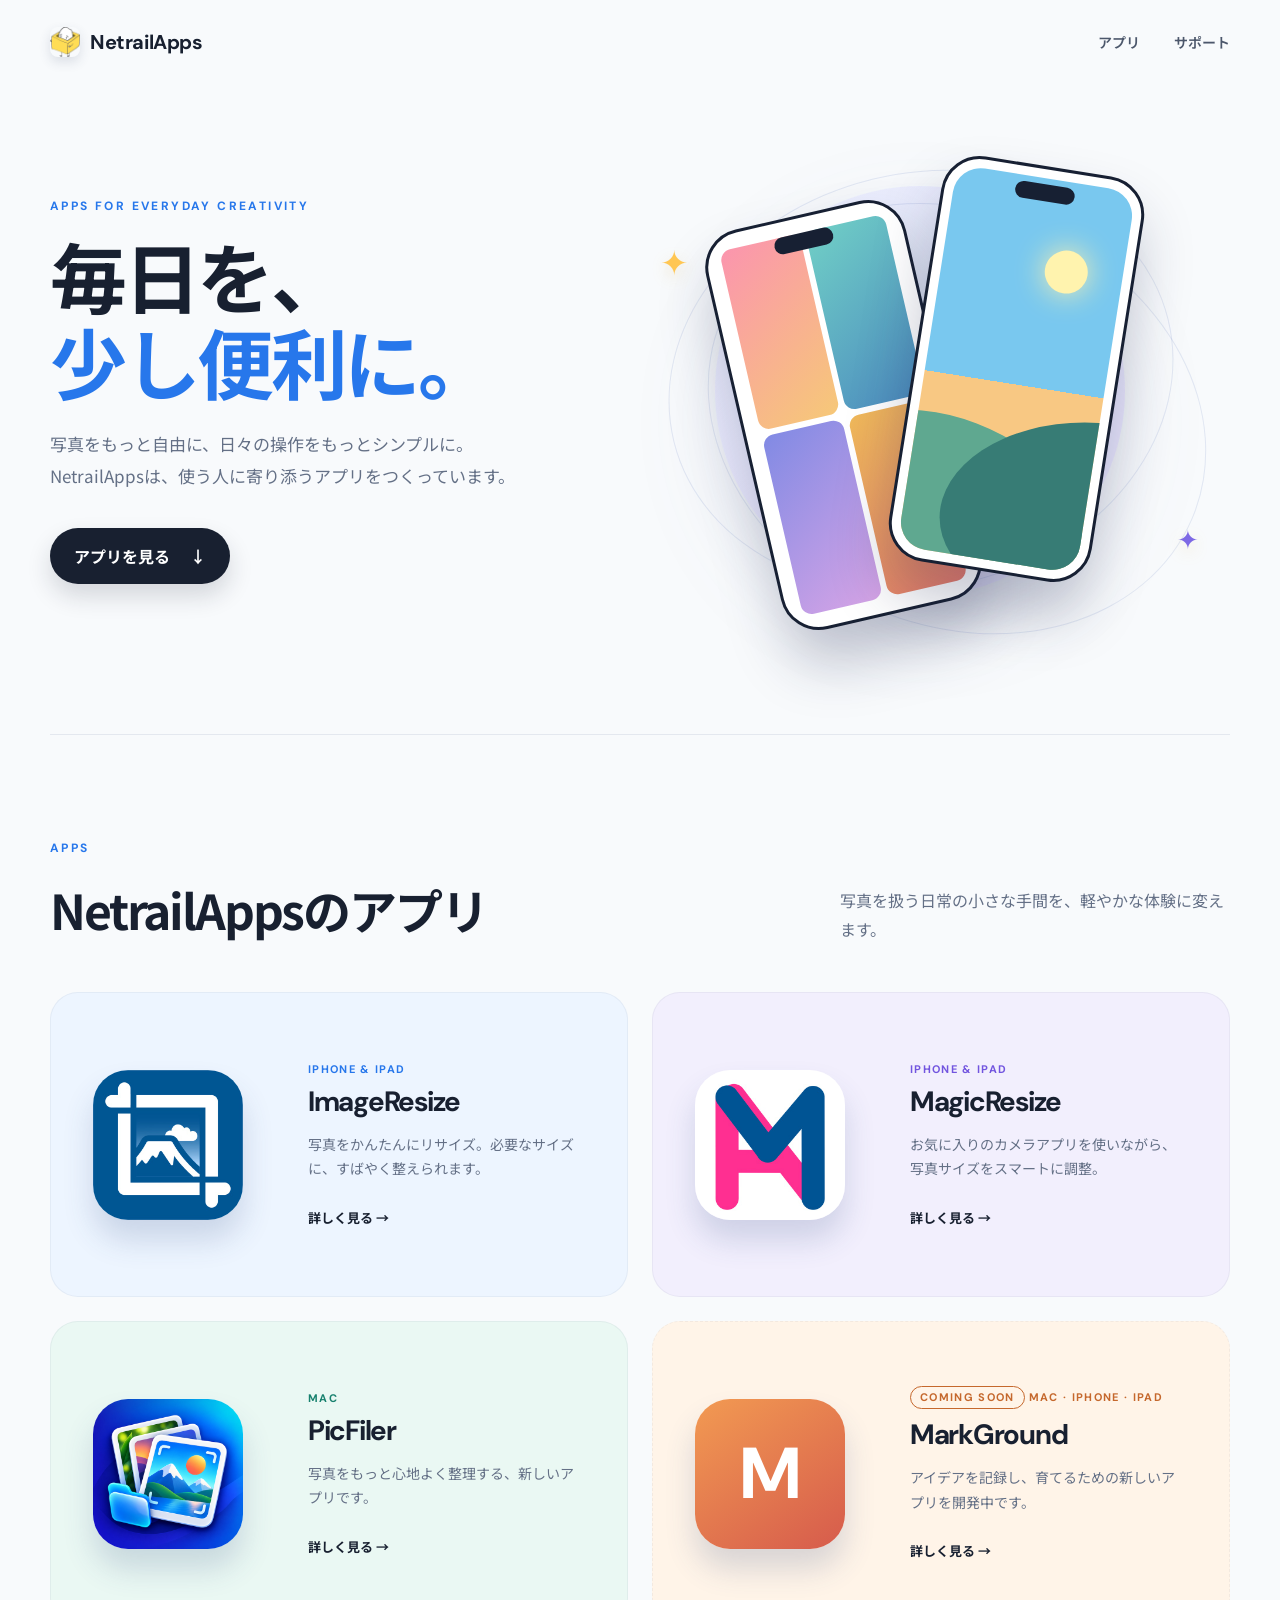
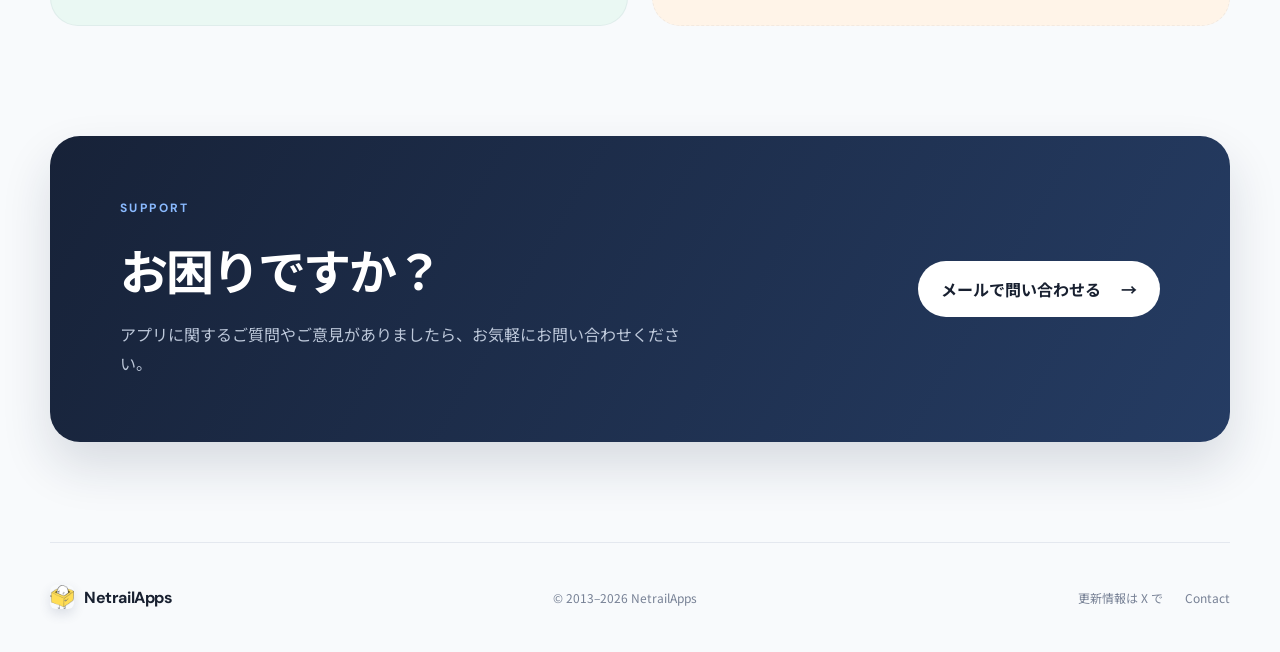
<file: index.html>
<!doctype html>
<html lang="ja">
  <head>
    <meta charset="utf-8" />
    <meta name="viewport" content="width=device-width, initial-scale=1" />
    <meta name="description" content="NetrailAppsの公式サポートサイト。Mac・iPhone・iPad向けアプリの情報とサポートをご案内します。" />
    <meta name="theme-color" content="#f8fafc" />
    <title>NetrailApps — 毎日を、少し便利に。</title>
    <link rel="icon" href="favicon.svg" type="image/svg+xml" />
    <link rel="preconnect" href="https://fonts.googleapis.com" />
    <link rel="preconnect" href="https://fonts.gstatic.com" crossorigin />
    <link href="https://fonts.googleapis.com/css2?family=DM+Sans:wght@500;600;700&family=Noto+Sans+JP:wght@400;500;600;700&display=swap" rel="stylesheet" />
    <link rel="stylesheet" href="css/style.css" />
  </head>
  <body>
    <header class="site-header">
      <a class="brand" href="#top" aria-label="NetrailApps ホーム">
        <img class="brand-mark" src="assets/netrailapps-github-icon.png" alt="" width="256" height="256" />
        <span>NetrailApps</span>
      </a>
      <nav aria-label="メインナビゲーション">
        <a href="#apps">アプリ</a>
        <a href="#support">サポート</a>
      </nav>
    </header>

    <main id="top">
      <section class="hero">
        <div class="hero-copy">
          <p class="eyebrow">Apps for everyday creativity</p>
          <h1>毎日を、<br /><span>少し便利に。</span></h1>
          <p class="lead">写真をもっと自由に、日々の操作をもっとシンプルに。NetrailAppsは、使う人に寄り添うアプリをつくっています。</p>
          <a class="primary-button" href="#apps">アプリを見る <span aria-hidden="true">↓</span></a>
        </div>
        <div class="hero-art" aria-hidden="true">
          <div class="orbit orbit-one"></div>
          <div class="orbit orbit-two"></div>
          <div class="phone phone-back">
            <div class="phone-screen mosaic">
              <i></i><i></i><i></i><i></i>
            </div>
          </div>
          <div class="phone phone-front">
            <div class="phone-screen landscape">
              <span class="sun"></span>
              <span class="hill hill-one"></span>
              <span class="hill hill-two"></span>
            </div>
          </div>
          <span class="spark spark-one">✦</span>
          <span class="spark spark-two">✦</span>
        </div>
      </section>

      <section class="apps-section" id="apps">
        <div class="section-heading">
          <div>
            <p class="eyebrow">Apps</p>
            <h2>NetrailAppsのアプリ</h2>
          </div>
          <p>写真を扱う日常の小さな手間を、軽やかな体験に変えます。</p>
        </div>

        <div class="app-grid">
          <article class="app-card app-card-blue">
            <img class="app-icon" src="assets/imageresize-icon.jpg" alt="ImageResize アプリアイコン" width="512" height="512" />
            <div class="app-info">
              <p class="platform">iPhone &amp; iPad</p>
              <h3>ImageResize</h3>
              <p>写真をかんたんにリサイズ。必要なサイズに、すばやく整えられます。</p>
              <a href="imageresize/">詳しく見る <span aria-hidden="true">→</span></a>
            </div>
          </article>

          <article class="app-card app-card-purple">
            <img class="app-icon" src="assets/magicresize-icon.jpg" alt="MagicResize アプリアイコン" width="512" height="512" />
            <div class="app-info">
              <p class="platform">iPhone &amp; iPad</p>
              <h3>MagicResize</h3>
              <p>お気に入りのカメラアプリを使いながら、写真サイズをスマートに調整。</p>
              <a href="magicresize/">詳しく見る <span aria-hidden="true">→</span></a>
            </div>
          </article>

          <article class="app-card app-card-green">
            <img class="app-icon" src="assets/picfiler-icon.jpg" alt="PicFiler アプリアイコン" width="512" height="512" />
            <div class="app-info">
              <p class="platform">Mac</p>
              <h3>PicFiler</h3>
              <p>写真をもっと心地よく整理する、新しいアプリです。</p>
              <a href="picfiler/">詳しく見る <span aria-hidden="true">→</span></a>
            </div>
          </article>

          <article class="app-card app-card-orange upcoming-card">
            <div class="app-icon placeholder-icon markground-icon" aria-hidden="true">M</div>
            <div class="app-info">
              <p class="platform"><span class="coming-soon">Coming soon</span> Mac · iPhone · iPad</p>
              <h3>MarkGround</h3>
              <p>アイデアを記録し、育てるための新しいアプリを開発中です。</p>
              <a href="markground/">詳しく見る <span aria-hidden="true">→</span></a>
            </div>
          </article>
        </div>
      </section>

      <section class="support-section" id="support">
        <div>
          <p class="eyebrow">Support</p>
          <h2>お困りですか？</h2>
          <p>アプリに関するご質問やご意見がありましたら、お気軽にお問い合わせください。</p>
        </div>
        <a class="secondary-button" href="mailto:netrailapps@gmail.com">メールで問い合わせる <span aria-hidden="true">→</span></a>
      </section>
    </main>

    <footer>
      <a class="brand footer-brand" href="#top"><img class="brand-mark" src="assets/netrailapps-github-icon.png" alt="" width="256" height="256" /><span>NetrailApps</span></a>
      <p>© 2013–2026 NetrailApps</p>
      <div class="footer-links"><a href="https://x.com/NetrailApps" aria-label="NetrailAppsの更新情報をXで見る">更新情報は X で</a><a href="mailto:netrailapps@gmail.com">Contact</a></div>
    </footer>

  </body>
</html>
</file>
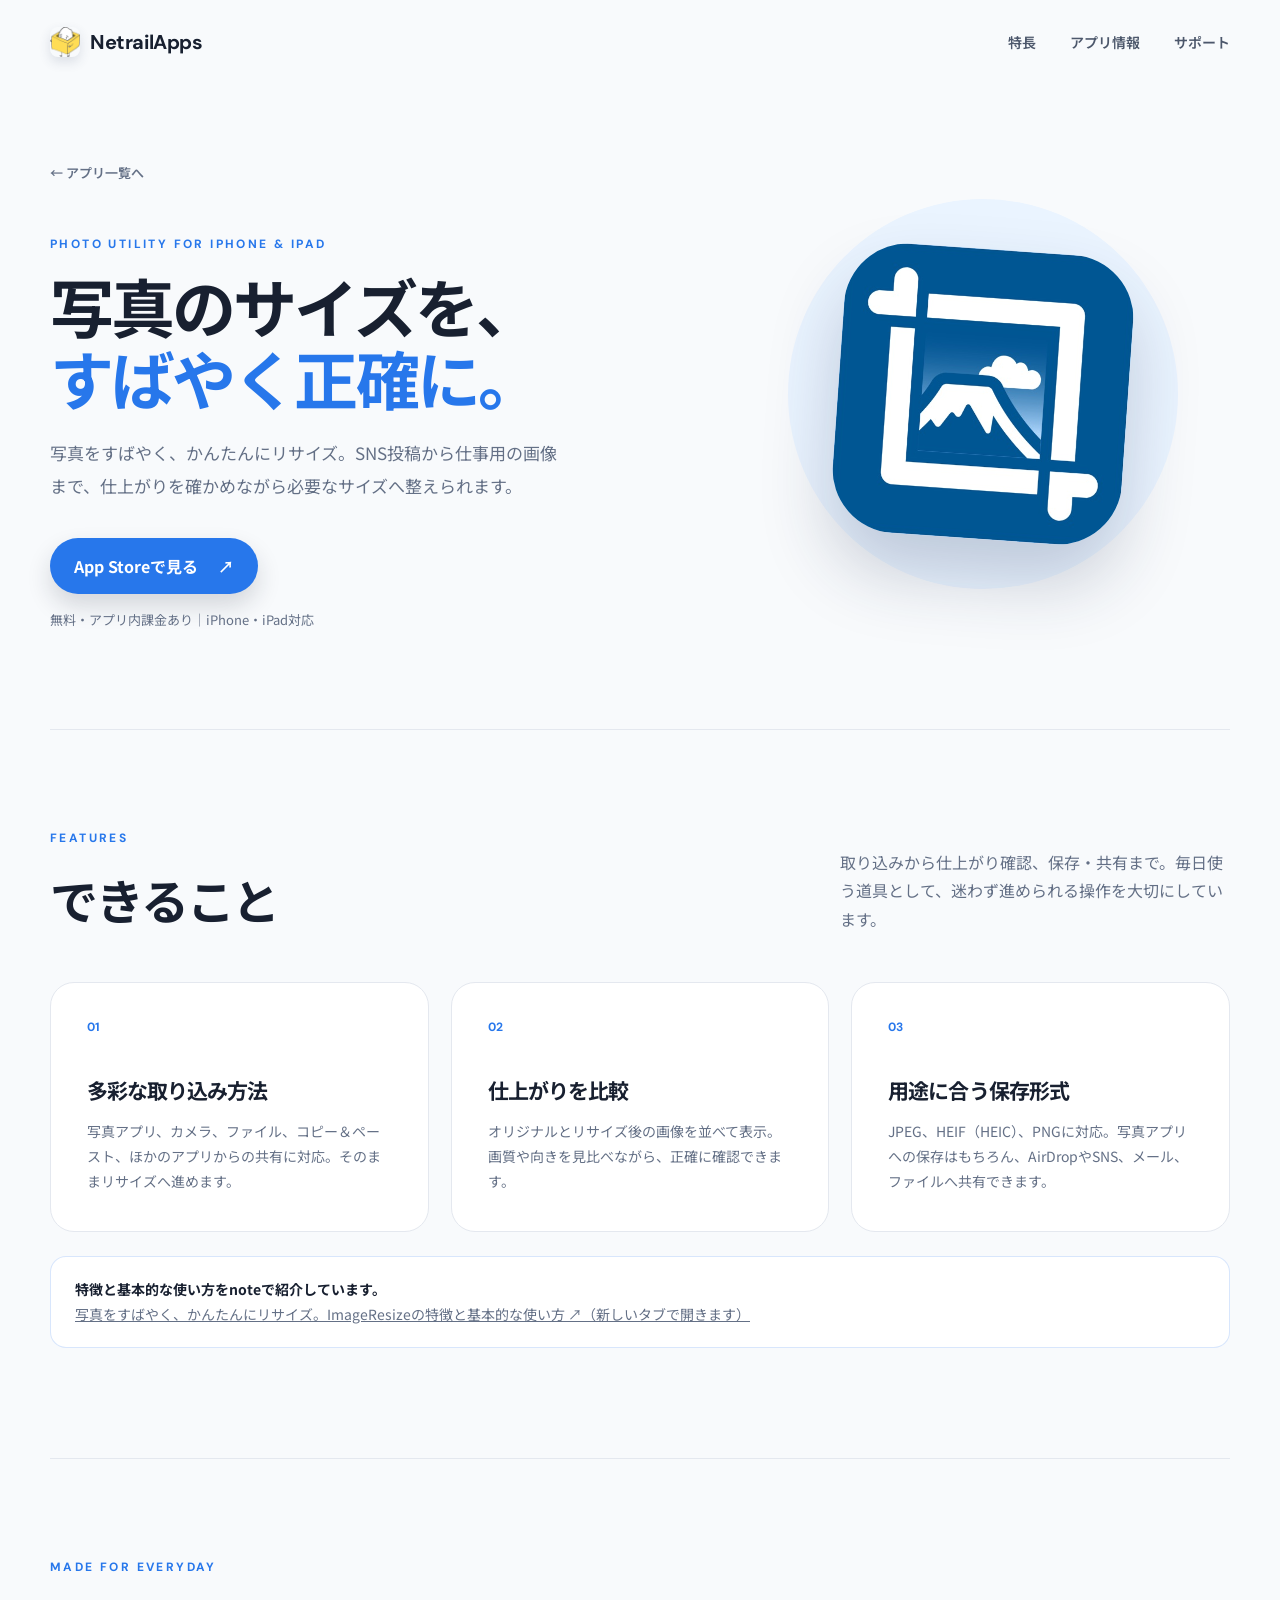
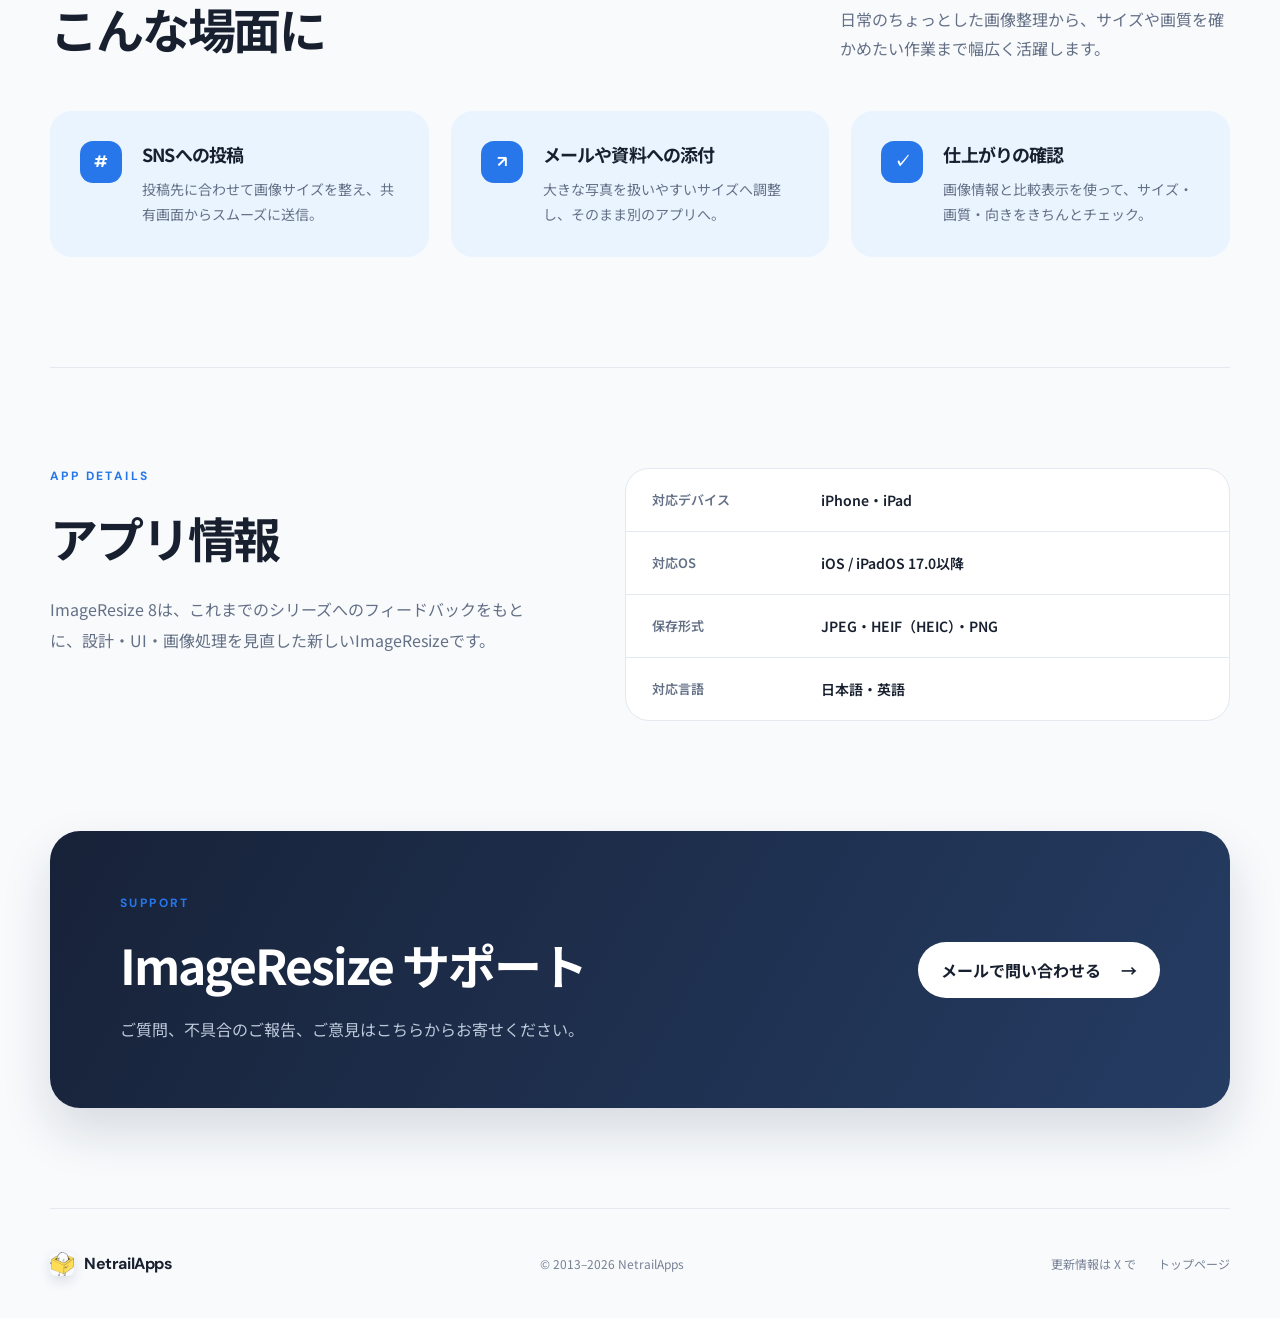
<file: imageresize/index.html>
<!doctype html>
<html lang="ja">
  <head>
    <meta charset="utf-8" />
    <meta name="viewport" content="width=device-width, initial-scale=1" />
    <meta name="description" content="ImageResizeの製品情報とサポート。写真をすばやく、かんたんにリサイズできるiPhone・iPadアプリです。" />
    <meta name="theme-color" content="#f8fafc" />
    <title>ImageResize — NetrailApps</title>
    <link rel="icon" href="../favicon.svg" type="image/svg+xml" />
    <link rel="preconnect" href="https://fonts.googleapis.com" />
    <link rel="preconnect" href="https://fonts.gstatic.com" crossorigin />
    <link href="https://fonts.googleapis.com/css2?family=DM+Sans:wght@500;600;700&family=Noto+Sans+JP:wght@400;500;600;700&display=swap" rel="stylesheet" />
    <link rel="stylesheet" href="../css/style.css" />
  </head>
  <body class="product-page product-blue">
    <header class="site-header">
      <a class="brand" href="../" aria-label="NetrailApps トップページ">
        <img class="brand-mark" src="../assets/netrailapps-github-icon.png" alt="" width="256" height="256" />
        <span>NetrailApps</span>
      </a>
      <nav aria-label="ページナビゲーション">
        <a href="#features">特長</a>
        <a href="#details">アプリ情報</a>
        <a href="#support">サポート</a>
      </nav>
    </header>

    <main>
      <section class="product-hero">
        <div class="product-copy">
          <a class="back-link" href="../">← アプリ一覧へ</a>
          <p class="eyebrow">Photo utility for iPhone &amp; iPad</p>
          <h1>写真のサイズを、<br /><span>すばやく正確に。</span></h1>
          <p class="lead">写真をすばやく、かんたんにリサイズ。SNS投稿から仕事用の画像まで、仕上がりを確かめながら必要なサイズへ整えられます。</p>
          <a class="primary-button" href="https://apps.apple.com/jp/app/id596254725" target="_blank" rel="noreferrer">App Storeで見る <span aria-hidden="true">↗</span></a>
          <p class="store-note">無料・アプリ内課金あり｜iPhone・iPad対応</p>
        </div>
        <div class="product-icon-wrap">
          <div class="product-glow"></div>
          <img class="product-icon" src="../assets/imageresize-icon.jpg" alt="ImageResize アプリアイコン" width="512" height="512" />
        </div>
      </section>

      <section class="feature-section" id="features">
        <div class="section-heading">
          <div><p class="eyebrow">Features</p><h2>できること</h2></div>
          <p>取り込みから仕上がり確認、保存・共有まで。毎日使う道具として、迷わず進められる操作を大切にしています。</p>
        </div>
        <div class="feature-grid">
          <article><span>01</span><h3>多彩な取り込み方法</h3><p>写真アプリ、カメラ、ファイル、コピー＆ペースト、ほかのアプリからの共有に対応。そのままリサイズへ進めます。</p></article>
          <article><span>02</span><h3>仕上がりを比較</h3><p>オリジナルとリサイズ後の画像を並べて表示。画質や向きを見比べながら、正確に確認できます。</p></article>
          <article><span>03</span><h3>用途に合う保存形式</h3><p>JPEG、HEIF（HEIC）、PNGに対応。写真アプリへの保存はもちろん、AirDropやSNS、メール、ファイルへ共有できます。</p></article>
        </div>
        <p class="recovery-note"><strong>特徴と基本的な使い方をnoteで紹介しています。</strong><br /><a href="https://note.com/kona007/n/nf39aa50a2aaf" target="_blank" rel="noreferrer">写真をすばやく、かんたんにリサイズ。ImageResizeの特徴と基本的な使い方 <span aria-hidden="true">↗</span>（新しいタブで開きます）</a></p>
      </section>

      <section class="usecase-section">
        <div class="section-heading">
          <div><p class="eyebrow">Made for everyday</p><h2>こんな場面に</h2></div>
          <p>日常のちょっとした画像整理から、サイズや画質を確かめたい作業まで幅広く活躍します。</p>
        </div>
        <div class="usecase-grid">
          <article><span aria-hidden="true">#</span><div><h3>SNSへの投稿</h3><p>投稿先に合わせて画像サイズを整え、共有画面からスムーズに送信。</p></div></article>
          <article><span aria-hidden="true">↗</span><div><h3>メールや資料への添付</h3><p>大きな写真を扱いやすいサイズへ調整し、そのまま別のアプリへ。</p></div></article>
          <article><span aria-hidden="true">✓</span><div><h3>仕上がりの確認</h3><p>画像情報と比較表示を使って、サイズ・画質・向きをきちんとチェック。</p></div></article>
        </div>
      </section>

      <section class="details-section" id="details">
        <div><p class="eyebrow">App details</p><h2>アプリ情報</h2><p>ImageResize 8は、これまでのシリーズへのフィードバックをもとに、設計・UI・画像処理を見直した新しいImageResizeです。</p></div>
        <dl class="app-details">
          <div><dt>対応デバイス</dt><dd>iPhone・iPad</dd></div>
          <div><dt>対応OS</dt><dd>iOS / iPadOS 17.0以降</dd></div>
          <div><dt>保存形式</dt><dd>JPEG・HEIF（HEIC）・PNG</dd></div>
          <div><dt>対応言語</dt><dd>日本語・英語</dd></div>
        </dl>
      </section>

      <section class="support-section" id="support">
        <div><p class="eyebrow">Support</p><h2>ImageResize サポート</h2><p>ご質問、不具合のご報告、ご意見はこちらからお寄せください。</p></div>
        <a class="secondary-button" href="mailto:netrailapps@gmail.com?subject=ImageResizeについて">メールで問い合わせる <span aria-hidden="true">→</span></a>
      </section>
    </main>

    <footer>
      <a class="brand footer-brand" href="../"><img class="brand-mark" src="../assets/netrailapps-github-icon.png" alt="" width="256" height="256" /><span>NetrailApps</span></a>
      <p>© 2013–2026 NetrailApps</p>
      <div class="footer-links"><a href="https://x.com/NetrailApps" aria-label="NetrailAppsの更新情報をXで見る">更新情報は X で</a><a href="../">トップページ</a></div>
    </footer>
  </body>
</html>
</file>
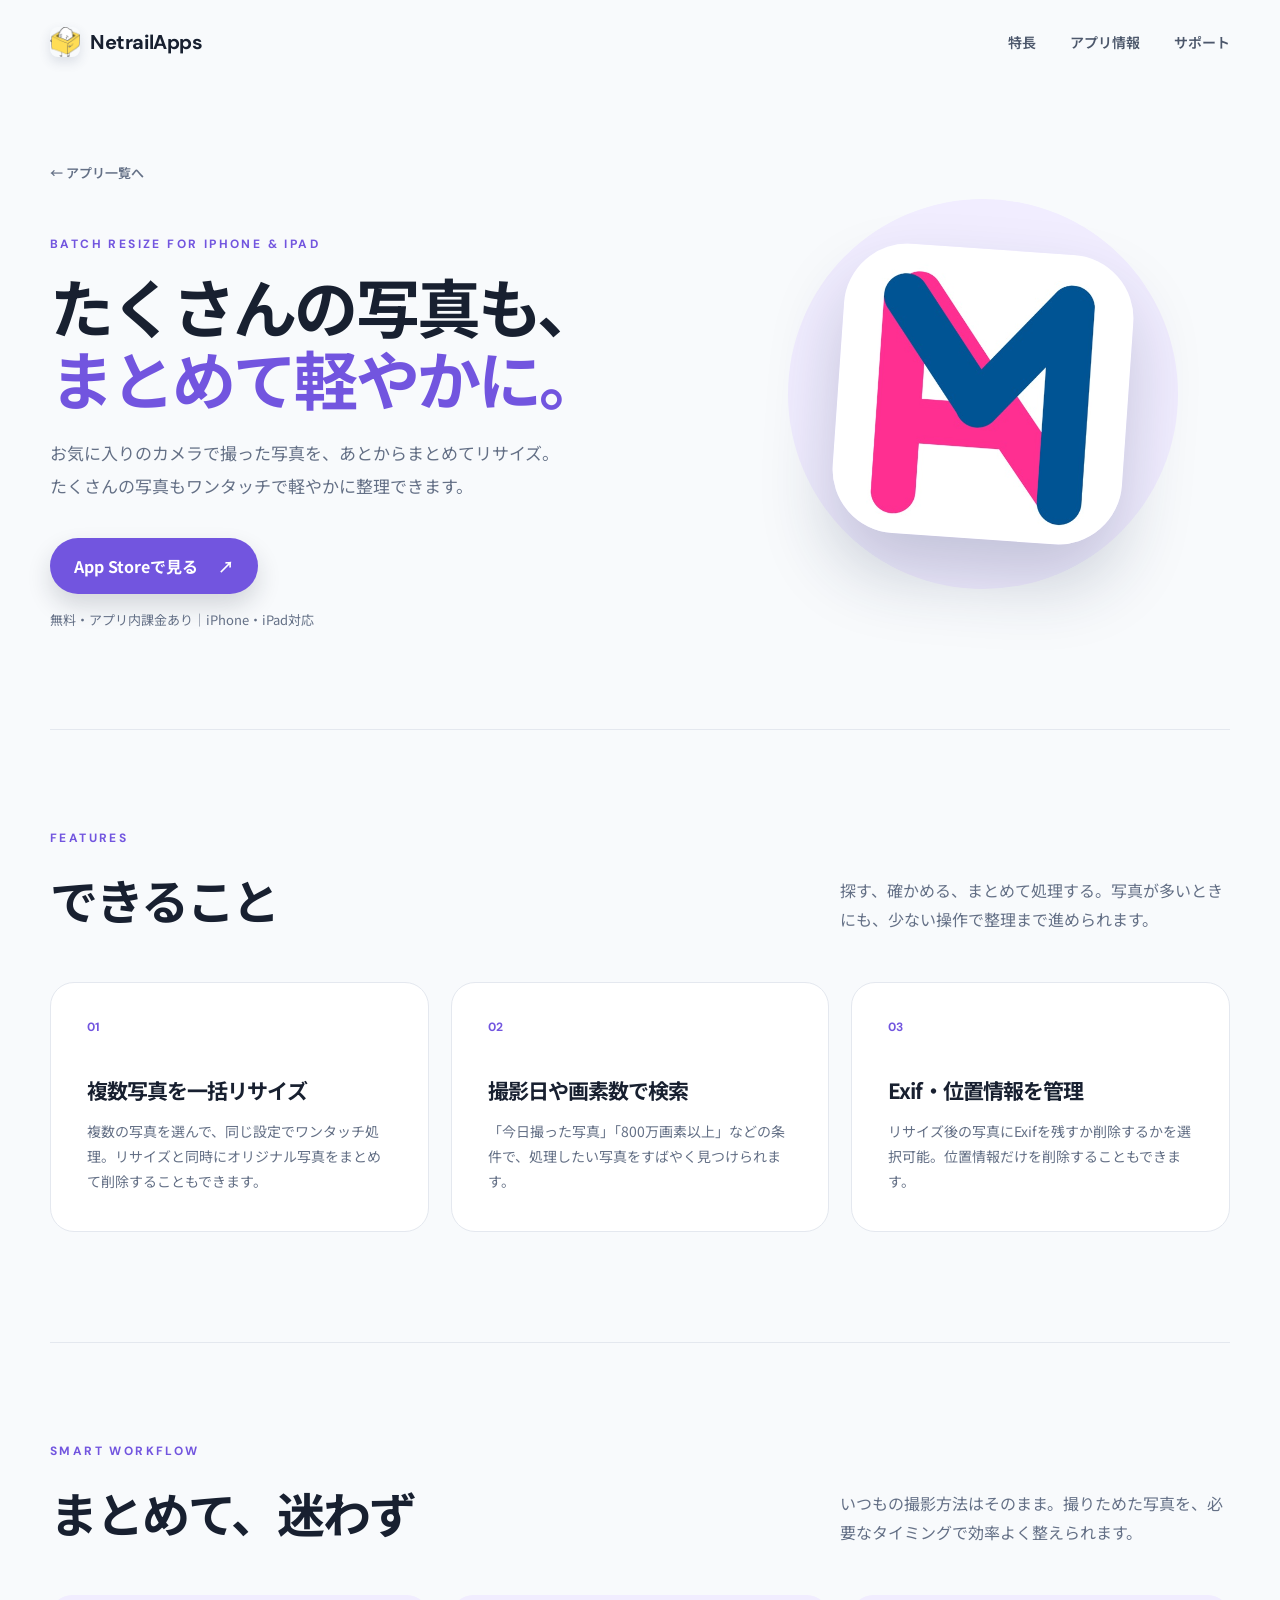
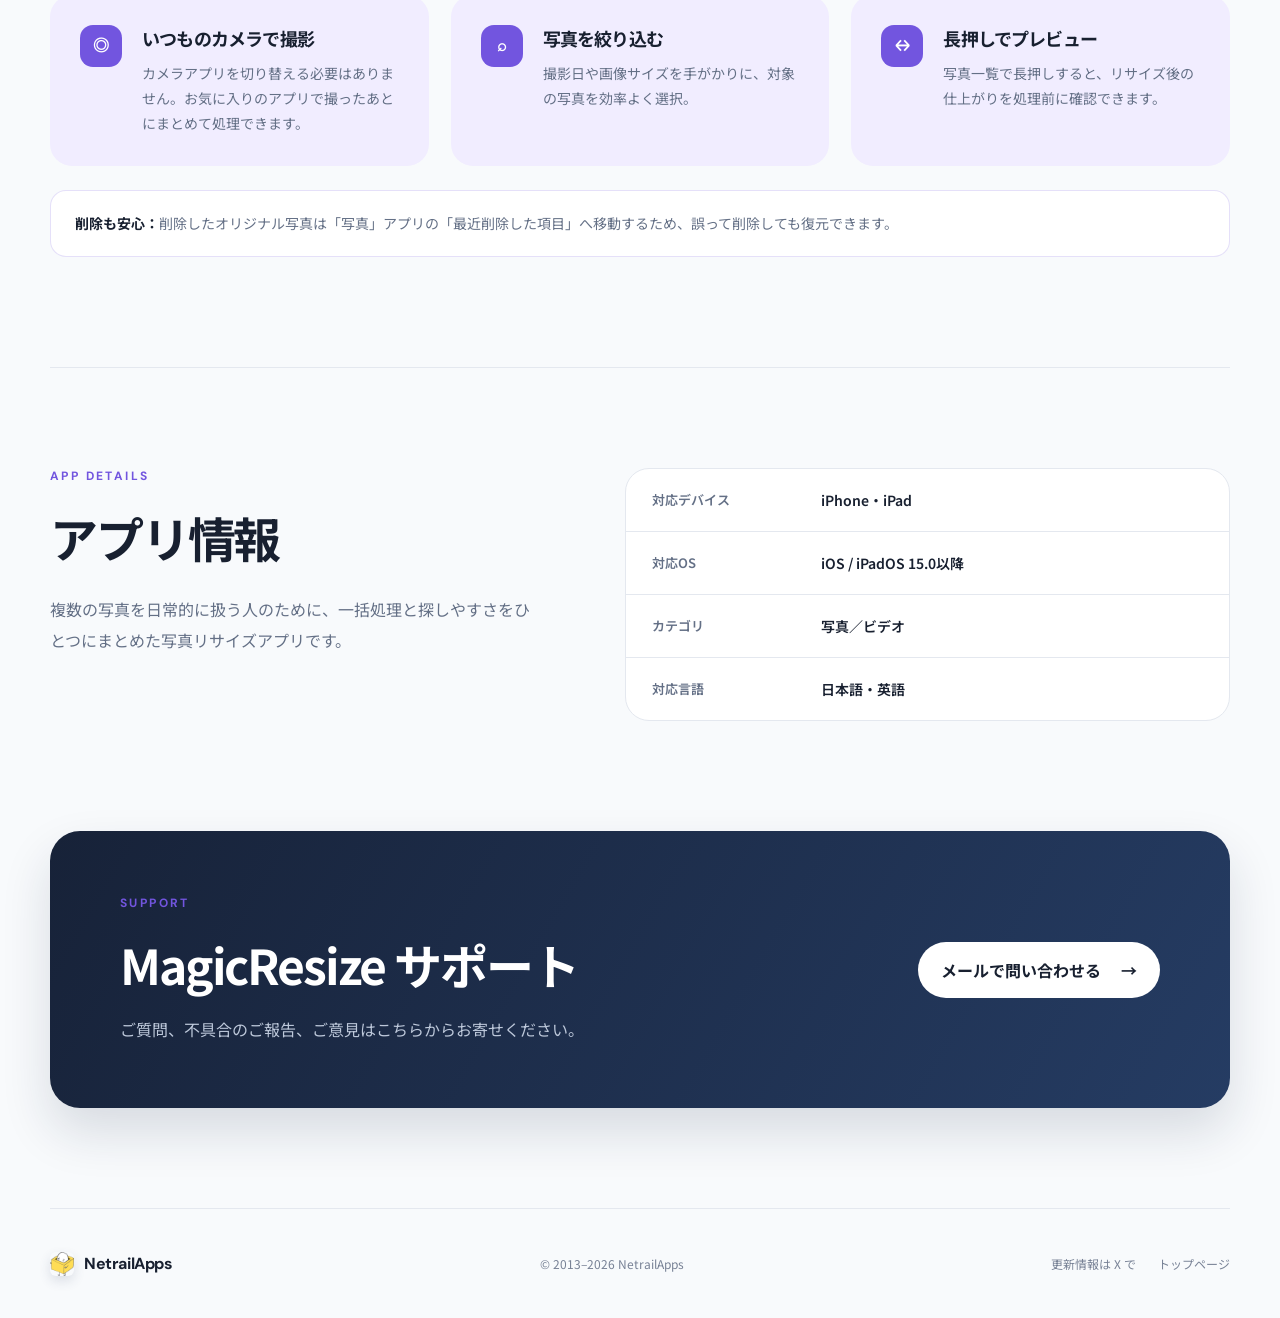
<file: magicresize/index.html>
<!doctype html>
<html lang="ja">
  <head>
    <meta charset="utf-8" />
    <meta name="viewport" content="width=device-width, initial-scale=1" />
    <meta name="description" content="MagicResizeの製品情報とサポート。複数の写真をまとめてリサイズできるiPhone・iPadアプリです。" />
    <meta name="theme-color" content="#f8fafc" />
    <title>MagicResize — NetrailApps</title>
    <link rel="icon" href="../favicon.svg" type="image/svg+xml" />
    <link rel="preconnect" href="https://fonts.googleapis.com" />
    <link rel="preconnect" href="https://fonts.gstatic.com" crossorigin />
    <link href="https://fonts.googleapis.com/css2?family=DM+Sans:wght@500;600;700&family=Noto+Sans+JP:wght@400;500;600;700&display=swap" rel="stylesheet" />
    <link rel="stylesheet" href="../css/style.css" />
  </head>
  <body class="product-page product-purple">
    <header class="site-header">
      <a class="brand" href="../" aria-label="NetrailApps トップページ">
        <img class="brand-mark" src="../assets/netrailapps-github-icon.png" alt="" width="256" height="256" />
        <span>NetrailApps</span>
      </a>
      <nav aria-label="ページナビゲーション">
        <a href="#features">特長</a>
        <a href="#details">アプリ情報</a>
        <a href="#support">サポート</a>
      </nav>
    </header>

    <main>
      <section class="product-hero">
        <div class="product-copy">
          <a class="back-link" href="../">← アプリ一覧へ</a>
          <p class="eyebrow">Batch resize for iPhone &amp; iPad</p>
          <h1>たくさんの写真も、<br /><span>まとめて軽やかに。</span></h1>
          <p class="lead">お気に入りのカメラで撮った写真を、あとからまとめてリサイズ。たくさんの写真もワンタッチで軽やかに整理できます。</p>
          <a class="primary-button" href="https://apps.apple.com/jp/app/id1068046113" target="_blank" rel="noreferrer">App Storeで見る <span aria-hidden="true">↗</span></a>
          <p class="store-note">無料・アプリ内課金あり｜iPhone・iPad対応</p>
        </div>
        <div class="product-icon-wrap">
          <div class="product-glow"></div>
          <img class="product-icon" src="../assets/magicresize-icon.jpg" alt="MagicResize アプリアイコン" width="512" height="512" />
        </div>
      </section>

      <section class="feature-section" id="features">
        <div class="section-heading">
          <div><p class="eyebrow">Features</p><h2>できること</h2></div>
          <p>探す、確かめる、まとめて処理する。写真が多いときにも、少ない操作で整理まで進められます。</p>
        </div>
        <div class="feature-grid">
          <article><span>01</span><h3>複数写真を一括リサイズ</h3><p>複数の写真を選んで、同じ設定でワンタッチ処理。リサイズと同時にオリジナル写真をまとめて削除することもできます。</p></article>
          <article><span>02</span><h3>撮影日や画素数で検索</h3><p>「今日撮った写真」「800万画素以上」などの条件で、処理したい写真をすばやく見つけられます。</p></article>
          <article><span>03</span><h3>Exif・位置情報を管理</h3><p>リサイズ後の写真にExifを残すか削除するかを選択可能。位置情報だけを削除することもできます。</p></article>
        </div>
      </section>

      <section class="usecase-section">
        <div class="section-heading">
          <div><p class="eyebrow">Smart workflow</p><h2>まとめて、迷わず</h2></div>
          <p>いつもの撮影方法はそのまま。撮りためた写真を、必要なタイミングで効率よく整えられます。</p>
        </div>
        <div class="usecase-grid">
          <article><span aria-hidden="true">◎</span><div><h3>いつものカメラで撮影</h3><p>カメラアプリを切り替える必要はありません。お気に入りのアプリで撮ったあとにまとめて処理できます。</p></div></article>
          <article><span aria-hidden="true">⌕</span><div><h3>写真を絞り込む</h3><p>撮影日や画像サイズを手がかりに、対象の写真を効率よく選択。</p></div></article>
          <article><span aria-hidden="true">↔</span><div><h3>長押しでプレビュー</h3><p>写真一覧で長押しすると、リサイズ後の仕上がりを処理前に確認できます。</p></div></article>
        </div>
        <p class="recovery-note"><strong>削除も安心：</strong>削除したオリジナル写真は「写真」アプリの「最近削除した項目」へ移動するため、誤って削除しても復元できます。</p>
      </section>

      <section class="details-section" id="details">
        <div><p class="eyebrow">App details</p><h2>アプリ情報</h2><p>複数の写真を日常的に扱う人のために、一括処理と探しやすさをひとつにまとめた写真リサイズアプリです。</p></div>
        <dl class="app-details">
          <div><dt>対応デバイス</dt><dd>iPhone・iPad</dd></div>
          <div><dt>対応OS</dt><dd>iOS / iPadOS 15.0以降</dd></div>
          <div><dt>カテゴリ</dt><dd>写真／ビデオ</dd></div>
          <div><dt>対応言語</dt><dd>日本語・英語</dd></div>
        </dl>
      </section>

      <section class="support-section" id="support">
        <div><p class="eyebrow">Support</p><h2>MagicResize サポート</h2><p>ご質問、不具合のご報告、ご意見はこちらからお寄せください。</p></div>
        <a class="secondary-button" href="mailto:netrailapps@gmail.com?subject=MagicResizeについて">メールで問い合わせる <span aria-hidden="true">→</span></a>
      </section>
    </main>

    <footer>
      <a class="brand footer-brand" href="../"><img class="brand-mark" src="../assets/netrailapps-github-icon.png" alt="" width="256" height="256" /><span>NetrailApps</span></a>
      <p>© 2013–2026 NetrailApps</p>
      <div class="footer-links"><a href="https://x.com/NetrailApps" aria-label="NetrailAppsの更新情報をXで見る">更新情報は X で</a><a href="../">トップページ</a></div>
    </footer>
  </body>
</html>
</file>
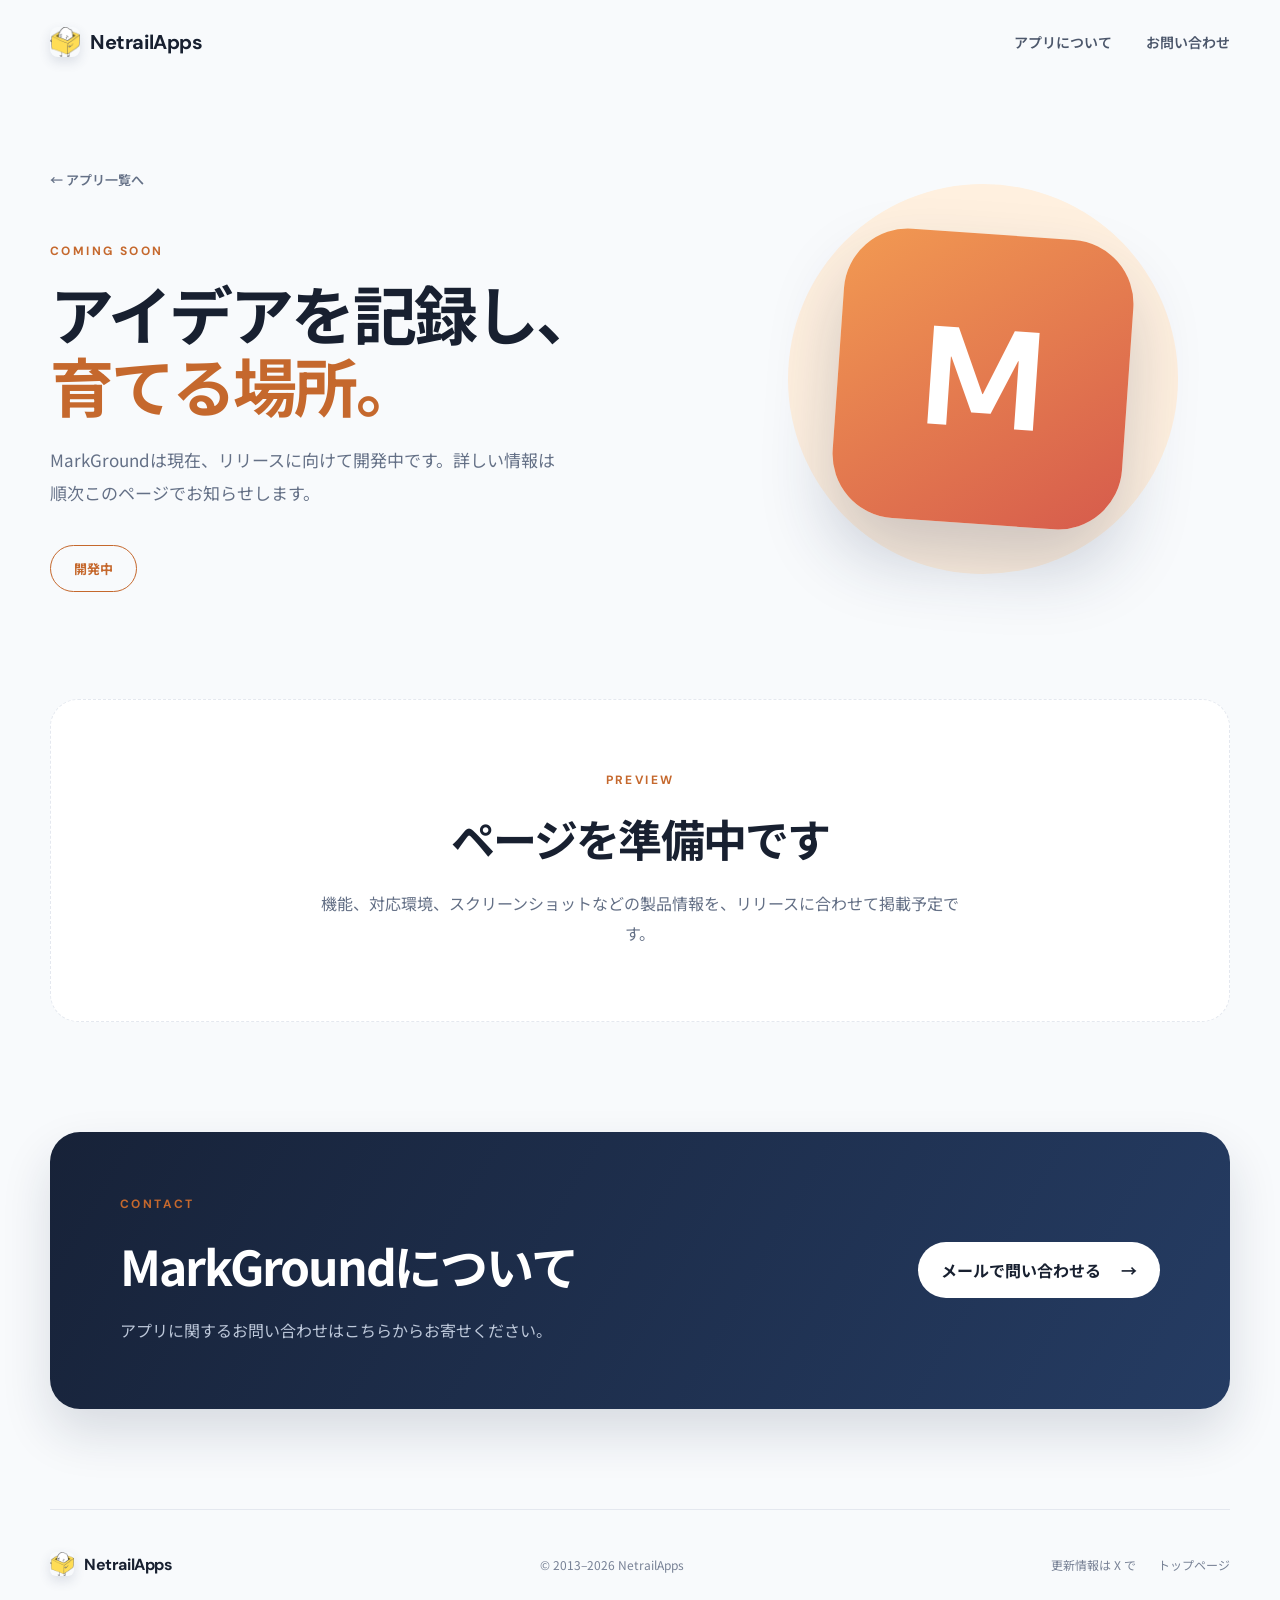
<file: markground/index.html>
<!doctype html>
<html lang="ja">
  <head>
    <meta charset="utf-8" />
    <meta name="viewport" content="width=device-width, initial-scale=1" />
    <meta name="description" content="MarkGroundの製品情報。現在リリースに向けて開発中です。" />
    <meta name="theme-color" content="#f8fafc" />
    <title>MarkGround — NetrailApps</title>
    <link rel="icon" href="../favicon.svg" type="image/svg+xml" />
    <link rel="preconnect" href="https://fonts.googleapis.com" />
    <link rel="preconnect" href="https://fonts.gstatic.com" crossorigin />
    <link href="https://fonts.googleapis.com/css2?family=DM+Sans:wght@500;600;700&family=Noto+Sans+JP:wght@400;500;600;700&display=swap" rel="stylesheet" />
    <link rel="stylesheet" href="../css/style.css" />
  </head>
  <body class="product-page product-orange upcoming-product">
    <header class="site-header">
      <a class="brand" href="../" aria-label="NetrailApps トップページ">
        <img class="brand-mark" src="../assets/netrailapps-github-icon.png" alt="" width="256" height="256" />
        <span>NetrailApps</span>
      </a>
      <nav aria-label="ページナビゲーション"><a href="#about">アプリについて</a><a href="#support">お問い合わせ</a></nav>
    </header>
    <main>
      <section class="product-hero">
        <div class="product-copy">
          <a class="back-link" href="../">← アプリ一覧へ</a>
          <p class="eyebrow">Coming soon</p>
          <h1>アイデアを記録し、<br /><span>育てる場所。</span></h1>
          <p class="lead">MarkGroundは現在、リリースに向けて開発中です。詳しい情報は順次このページでお知らせします。</p>
          <span class="status-pill">開発中</span>
        </div>
        <div class="product-icon-wrap">
          <div class="product-glow"></div>
          <div class="product-icon placeholder-icon markground-icon" aria-hidden="true">M</div>
        </div>
      </section>
      <section class="preview-section" id="about">
        <p class="eyebrow">Preview</p><h2>ページを準備中です</h2>
        <p>機能、対応環境、スクリーンショットなどの製品情報を、リリースに合わせて掲載予定です。</p>
      </section>
      <section class="support-section" id="support">
        <div><p class="eyebrow">Contact</p><h2>MarkGroundについて</h2><p>アプリに関するお問い合わせはこちらからお寄せください。</p></div>
        <a class="secondary-button" href="mailto:netrailapps@gmail.com?subject=MarkGroundについて">メールで問い合わせる <span aria-hidden="true">→</span></a>
      </section>
    </main>
    <footer>
      <a class="brand footer-brand" href="../"><img class="brand-mark" src="../assets/netrailapps-github-icon.png" alt="" width="256" height="256" /><span>NetrailApps</span></a>
      <p>© 2013–2026 NetrailApps</p><div class="footer-links"><a href="https://x.com/NetrailApps" aria-label="NetrailAppsの更新情報をXで見る">更新情報は X で</a><a href="../">トップページ</a></div>
    </footer>
  </body>
</html>
</file>
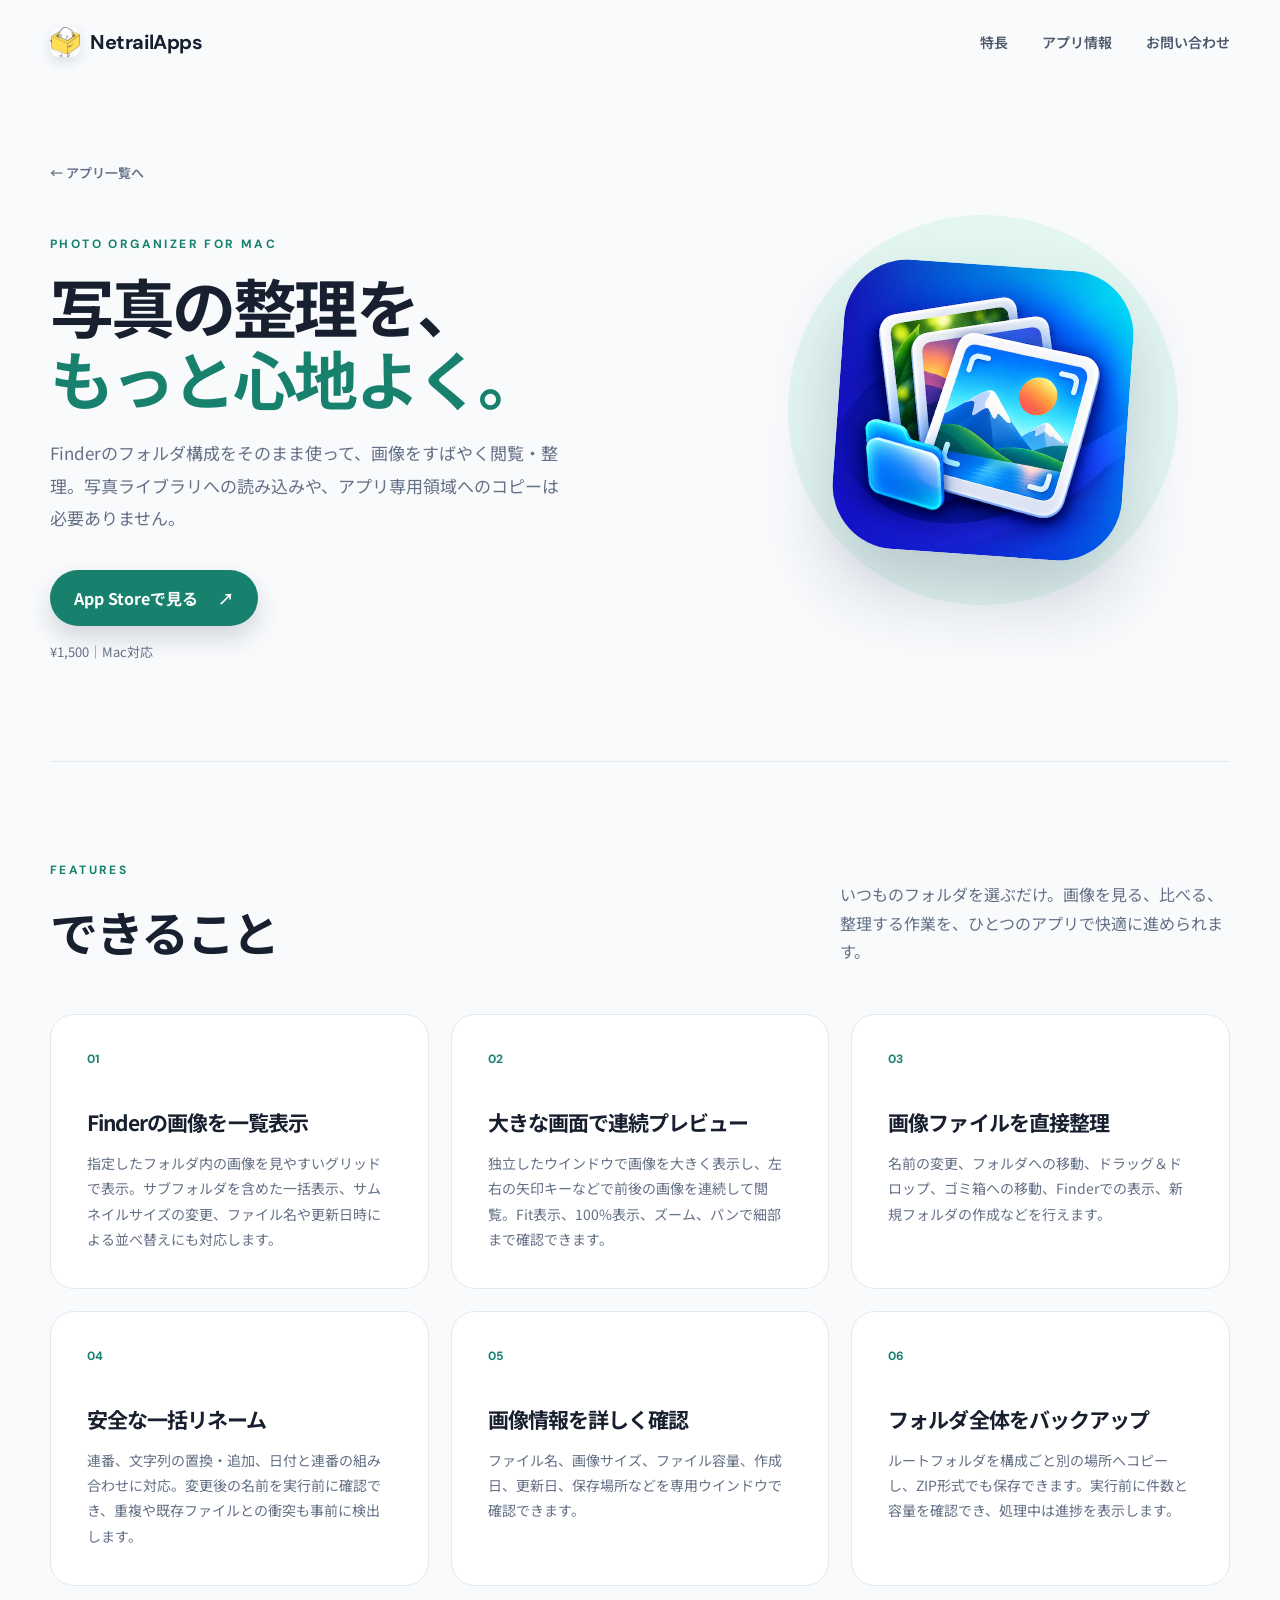
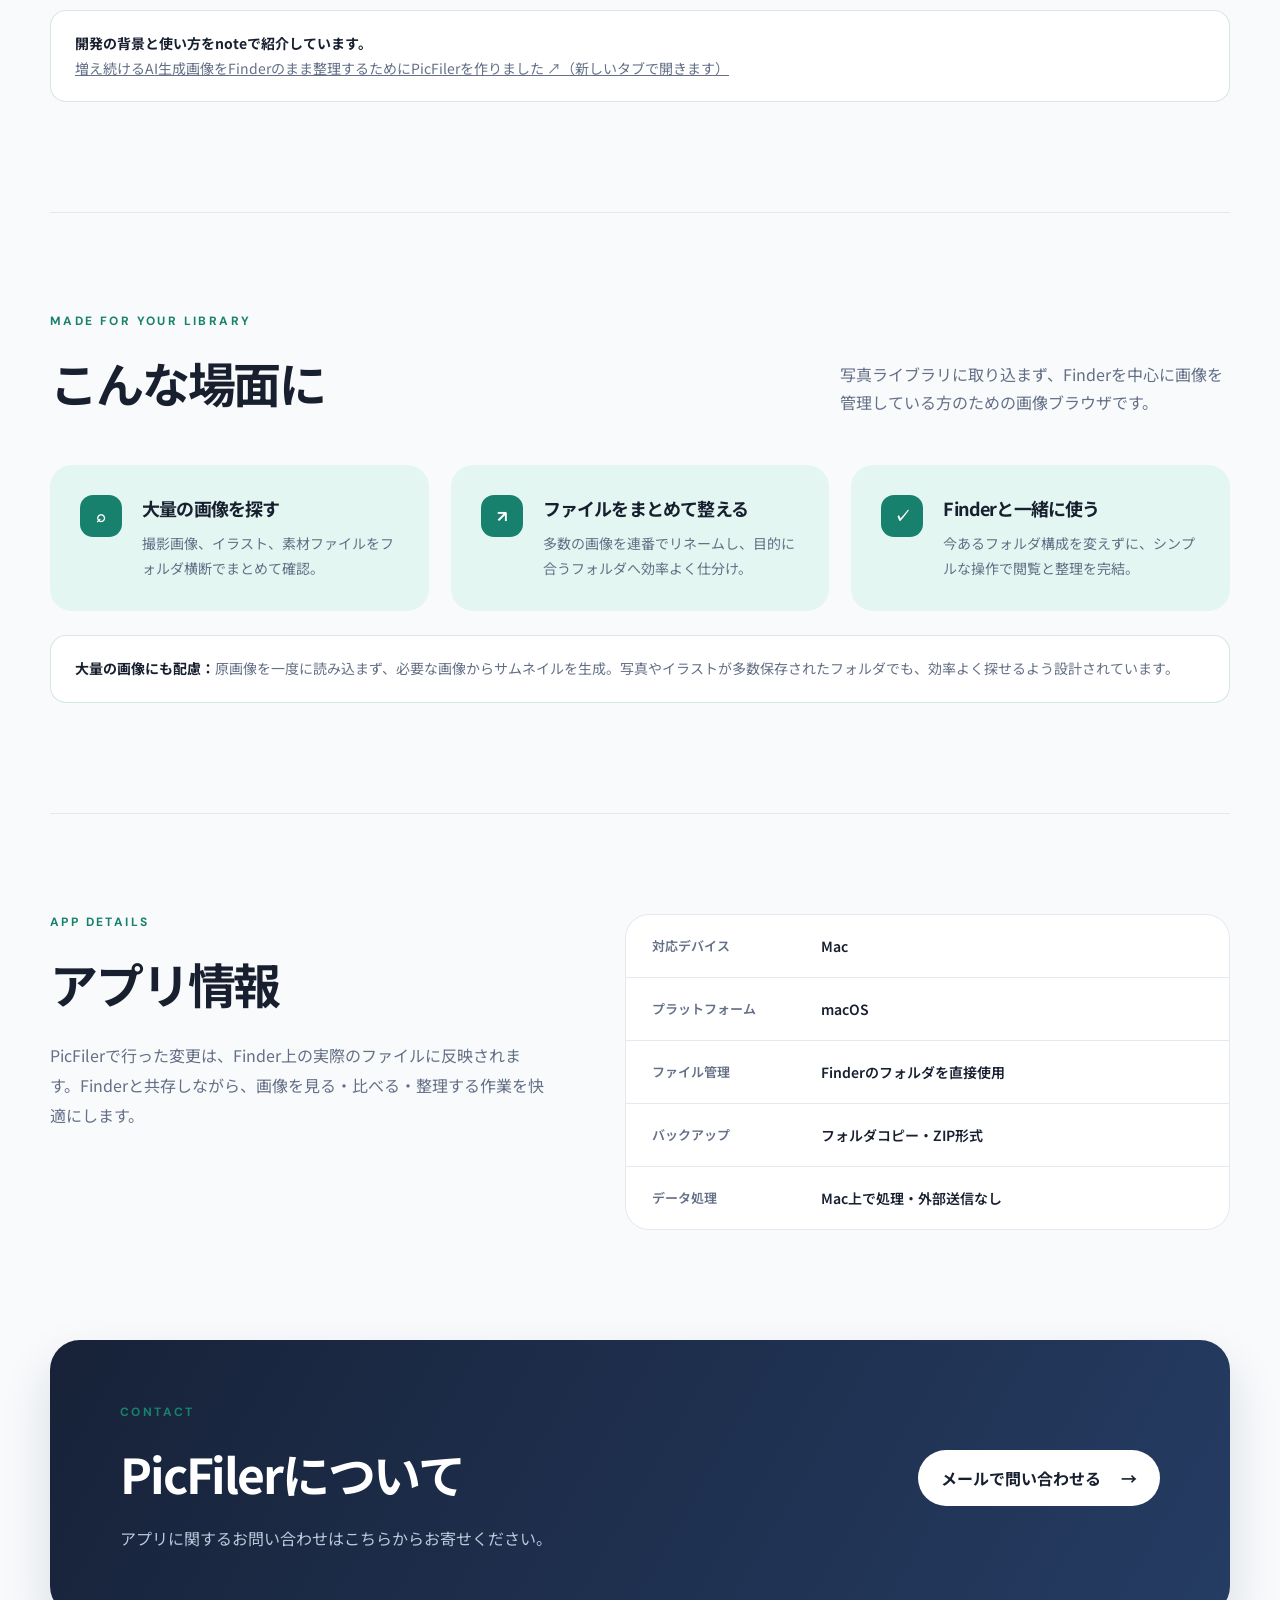
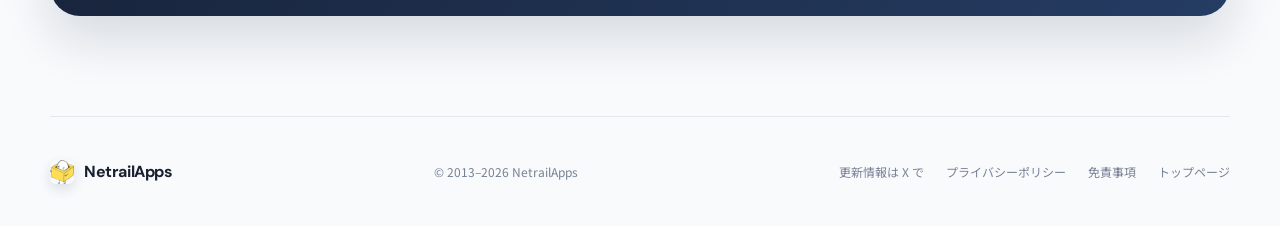
<file: picfiler/index.html>
<!doctype html>
<html lang="ja">
  <head>
    <meta charset="utf-8" />
    <meta name="viewport" content="width=device-width, initial-scale=1" />
    <meta name="description" content="PicFilerは、Finderのフォルダ構成をそのまま使って、画像をすばやく閲覧・整理できるmacOS専用アプリです。" />
    <meta name="theme-color" content="#f8fafc" />
    <title>PicFiler — NetrailApps</title>
    <link rel="icon" href="../favicon.svg" type="image/svg+xml" />
    <link rel="preconnect" href="https://fonts.googleapis.com" />
    <link rel="preconnect" href="https://fonts.gstatic.com" crossorigin />
    <link href="https://fonts.googleapis.com/css2?family=DM+Sans:wght@500;600;700&family=Noto+Sans+JP:wght@400;500;600;700&display=swap" rel="stylesheet" />
    <link rel="stylesheet" href="../css/style.css" />
  </head>
  <body class="product-page product-green">
    <header class="site-header">
      <a class="brand" href="../" aria-label="NetrailApps トップページ">
        <img class="brand-mark" src="../assets/netrailapps-github-icon.png" alt="" width="256" height="256" />
        <span>NetrailApps</span>
      </a>
      <nav aria-label="ページナビゲーション"><a href="#features">特長</a><a href="#details">アプリ情報</a><a href="#support">お問い合わせ</a></nav>
    </header>
    <main>
      <section class="product-hero">
        <div class="product-copy">
          <a class="back-link" href="../">← アプリ一覧へ</a>
          <p class="eyebrow">Photo organizer for Mac</p>
          <h1>写真の整理を、<br /><span>もっと心地よく。</span></h1>
          <p class="lead">Finderのフォルダ構成をそのまま使って、画像をすばやく閲覧・整理。写真ライブラリへの読み込みや、アプリ専用領域へのコピーは必要ありません。</p>
          <a class="primary-button" href="https://apps.apple.com/jp/app/picfiler/id6809493014" target="_blank" rel="noreferrer">App Storeで見る <span aria-hidden="true">↗</span></a>
          <p class="store-note">¥1,500｜Mac対応</p>
        </div>
        <div class="product-icon-wrap">
          <div class="product-glow"></div>
          <img class="product-icon" src="../assets/picfiler-icon.jpg" alt="PicFiler アプリアイコン" width="512" height="512" />
        </div>
      </section>
      <section class="feature-section" id="features">
        <div class="section-heading">
          <div><p class="eyebrow">Features</p><h2>できること</h2></div>
          <p>いつものフォルダを選ぶだけ。画像を見る、比べる、整理する作業を、ひとつのアプリで快適に進められます。</p>
        </div>
        <div class="feature-grid">
          <article><span>01</span><h3>Finderの画像を一覧表示</h3><p>指定したフォルダ内の画像を見やすいグリッドで表示。サブフォルダを含めた一括表示、サムネイルサイズの変更、ファイル名や更新日時による並べ替えにも対応します。</p></article>
          <article><span>02</span><h3>大きな画面で連続プレビュー</h3><p>独立したウインドウで画像を大きく表示し、左右の矢印キーなどで前後の画像を連続して閲覧。Fit表示、100%表示、ズーム、パンで細部まで確認できます。</p></article>
          <article><span>03</span><h3>画像ファイルを直接整理</h3><p>名前の変更、フォルダへの移動、ドラッグ＆ドロップ、ゴミ箱への移動、Finderでの表示、新規フォルダの作成などを行えます。</p></article>
          <article><span>04</span><h3>安全な一括リネーム</h3><p>連番、文字列の置換・追加、日付と連番の組み合わせに対応。変更後の名前を実行前に確認でき、重複や既存ファイルとの衝突も事前に検出します。</p></article>
          <article><span>05</span><h3>画像情報を詳しく確認</h3><p>ファイル名、画像サイズ、ファイル容量、作成日、更新日、保存場所などを専用ウインドウで確認できます。</p></article>
          <article><span>06</span><h3>フォルダ全体をバックアップ</h3><p>ルートフォルダを構成ごと別の場所へコピーし、ZIP形式でも保存できます。実行前に件数と容量を確認でき、処理中は進捗を表示します。</p></article>
        </div>
        <p class="recovery-note"><strong>開発の背景と使い方をnoteで紹介しています。</strong><br /><a href="https://note.com/kona007/n/ne0096bd4f478" target="_blank" rel="noreferrer">増え続けるAI生成画像をFinderのまま整理するためにPicFilerを作りました <span aria-hidden="true">↗</span>（新しいタブで開きます）</a></p>
      </section>

      <section class="usecase-section" id="usecases">
        <div class="section-heading">
          <div><p class="eyebrow">Made for your library</p><h2>こんな場面に</h2></div>
          <p>写真ライブラリに取り込まず、Finderを中心に画像を管理している方のための画像ブラウザです。</p>
        </div>
        <div class="usecase-grid">
          <article><span aria-hidden="true">⌕</span><div><h3>大量の画像を探す</h3><p>撮影画像、イラスト、素材ファイルをフォルダ横断でまとめて確認。</p></div></article>
          <article><span aria-hidden="true">↗</span><div><h3>ファイルをまとめて整える</h3><p>多数の画像を連番でリネームし、目的に合うフォルダへ効率よく仕分け。</p></div></article>
          <article><span aria-hidden="true">✓</span><div><h3>Finderと一緒に使う</h3><p>今あるフォルダ構成を変えずに、シンプルな操作で閲覧と整理を完結。</p></div></article>
        </div>
        <p class="recovery-note"><strong>大量の画像にも配慮：</strong>原画像を一度に読み込まず、必要な画像からサムネイルを生成。写真やイラストが多数保存されたフォルダでも、効率よく探せるよう設計されています。</p>
      </section>

      <section class="details-section" id="details">
        <div><p class="eyebrow">App details</p><h2>アプリ情報</h2><p>PicFilerで行った変更は、Finder上の実際のファイルに反映されます。Finderと共存しながら、画像を見る・比べる・整理する作業を快適にします。</p></div>
        <dl class="app-details">
          <div><dt>対応デバイス</dt><dd>Mac</dd></div>
          <div><dt>プラットフォーム</dt><dd>macOS</dd></div>
          <div><dt>ファイル管理</dt><dd>Finderのフォルダを直接使用</dd></div>
          <div><dt>バックアップ</dt><dd>フォルダコピー・ZIP形式</dd></div>
          <div><dt>データ処理</dt><dd>Mac上で処理・外部送信なし</dd></div>
        </dl>
      </section>
      <section class="support-section" id="support">
        <div><p class="eyebrow">Contact</p><h2>PicFilerについて</h2><p>アプリに関するお問い合わせはこちらからお寄せください。</p></div>
        <a class="secondary-button" href="mailto:netrailapps@gmail.com?subject=PicFilerについて">メールで問い合わせる <span aria-hidden="true">→</span></a>
      </section>
    </main>
    <footer>
      <a class="brand footer-brand" href="../"><img class="brand-mark" src="../assets/netrailapps-github-icon.png" alt="" width="256" height="256" /><span>NetrailApps</span></a>
      <p>© 2013–2026 NetrailApps</p><div class="footer-links"><a href="https://x.com/NetrailApps" aria-label="NetrailAppsの更新情報をXで見る">更新情報は X で</a><a href="privacy/">プライバシーポリシー</a><a href="disclaimer/">免責事項</a><a href="../">トップページ</a></div>
    </footer>
  </body>
</html>
</file>
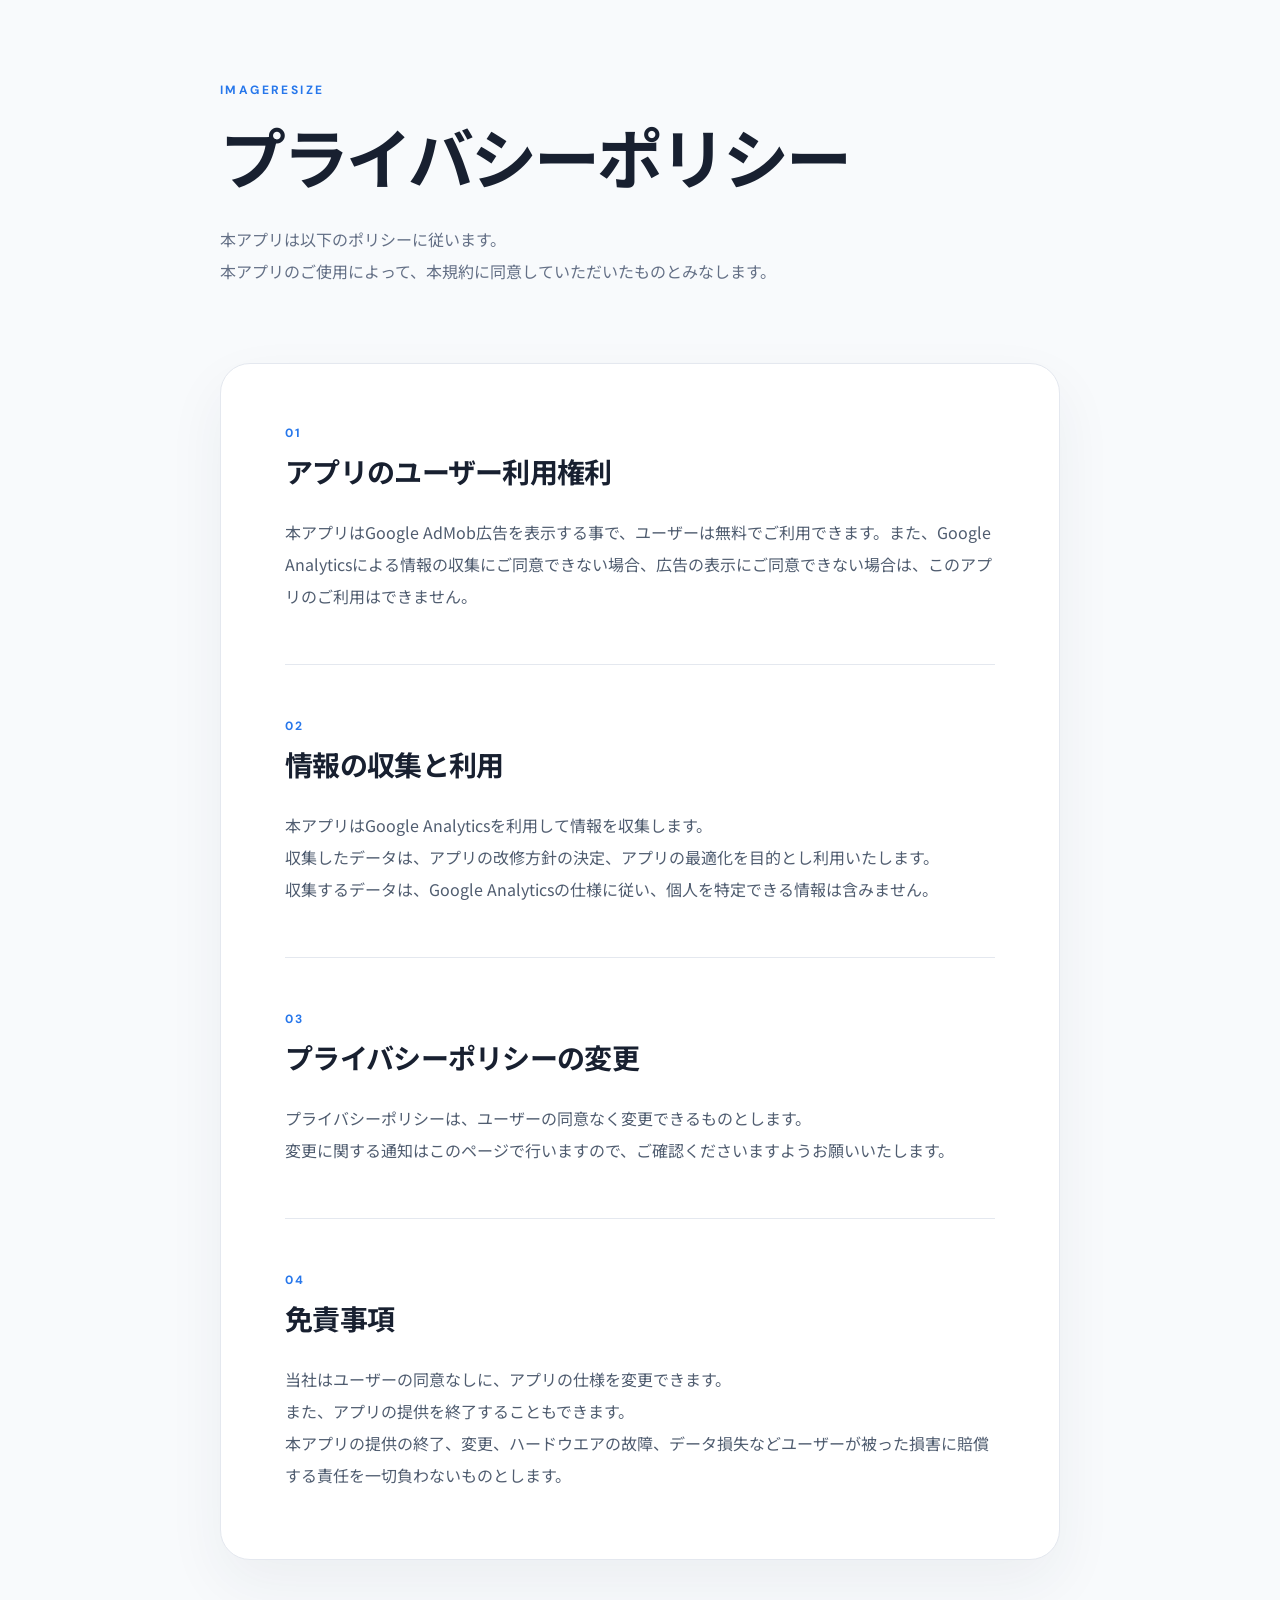
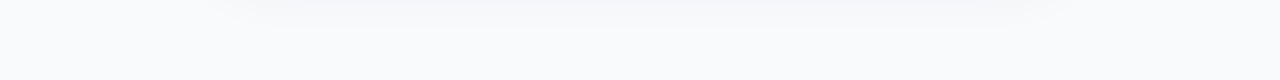
<file: imageresize/privacy/index.html>
<!doctype html>
<html lang="ja">
  <head>
    <meta charset="utf-8" />
    <meta name="viewport" content="width=device-width, initial-scale=1" />
    <meta name="description" content="ImageResizeのプライバシーポリシーです。" />
    <meta name="theme-color" content="#f8fafc" />
    <title>プライバシーポリシー — ImageResize</title>
    <link rel="icon" href="../../favicon.svg" type="image/svg+xml" />
    <link rel="preconnect" href="https://fonts.googleapis.com" />
    <link rel="preconnect" href="https://fonts.gstatic.com" crossorigin />
    <link href="https://fonts.googleapis.com/css2?family=DM+Sans:wght@500;600;700&family=Noto+Sans+JP:wght@400;500;600;700&display=swap" rel="stylesheet" />
    <link rel="stylesheet" href="../../css/style.css" />
  </head>
  <body class="product-page product-blue policy-page">
    <main>
      <article class="policy-document">
        <header class="policy-heading">
          <p class="eyebrow">ImageResize</p>
          <h1>プライバシーポリシー</h1>
          <p>本アプリは以下のポリシーに従います。<br />
            本アプリのご使用によって、本規約に同意していただいたものとみなします。</p>
        </header>

        <div class="policy-content">
          <section>
            <h2><span>01</span>アプリのユーザー利用権利</h2>
            <p>本アプリはGoogle AdMob広告を表示する事で、ユーザーは無料でご利用できます。また、Google Analyticsによる情報の収集にご同意できない場合、広告の表示にご同意できない場合は、このアプリのご利用はできません。</p>
          </section>

          <section>
            <h2><span>02</span>情報の収集と利用</h2>
            <p>本アプリはGoogle Analyticsを利用して情報を収集します。<br />
              収集したデータは、アプリの改修方針の決定、アプリの最適化を目的とし利用いたします。<br />
              収集するデータは、Google Analyticsの仕様に従い、個人を特定できる情報は含みません。</p>
          </section>

          <section>
            <h2><span>03</span>プライバシーポリシーの変更</h2>
            <p>プライバシーポリシーは、ユーザーの同意なく変更できるものとします。<br />
              変更に関する通知はこのページで行いますので、ご確認くださいますようお願いいたします。</p>
          </section>

          <section>
            <h2><span>04</span>免責事項</h2>
            <p>当社はユーザーの同意なしに、アプリの仕様を変更できます。<br />
              また、アプリの提供を終了することもできます。<br />
              本アプリの提供の終了、変更、ハードウエアの故障、データ損失などユーザーが被った損害に賠償する責任を一切負わないものとします。</p>
          </section>
        </div>
      </article>
    </main>
  </body>
</html>
</file>
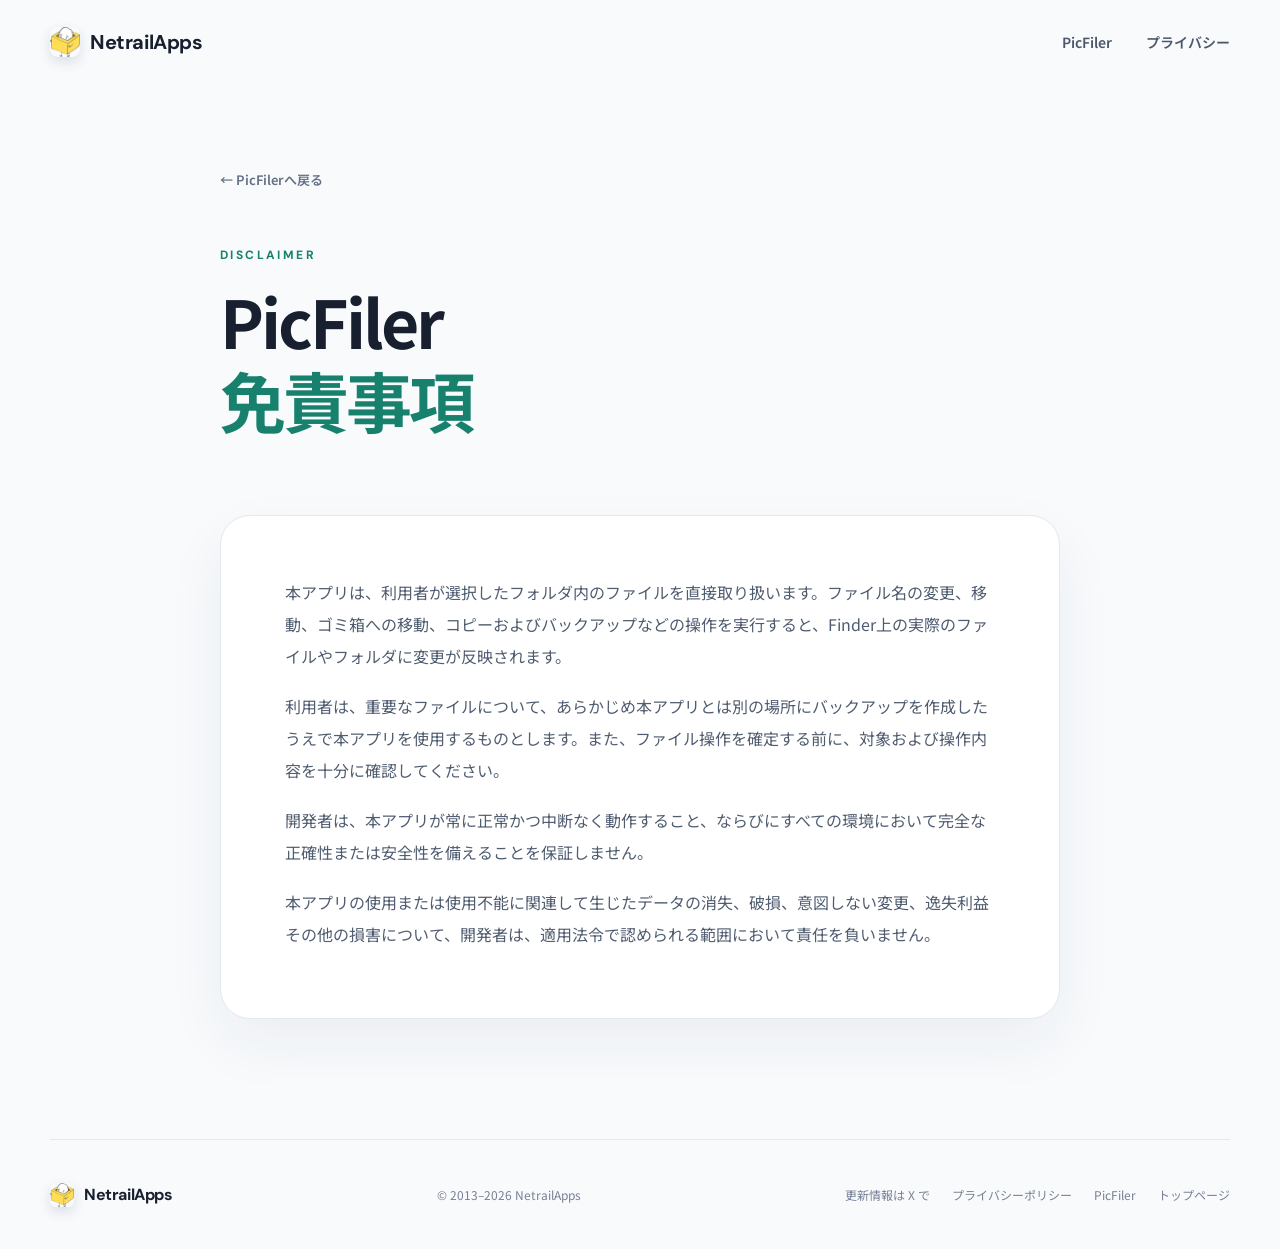
<file: picfiler/disclaimer/index.html>
<!doctype html>
<html lang="ja">
  <head>
    <meta charset="utf-8" />
    <meta name="viewport" content="width=device-width, initial-scale=1" />
    <meta name="description" content="macOS向けアプリケーション PicFilerの免責事項です。" />
    <meta name="theme-color" content="#f8fafc" />
    <title>免責事項 — PicFiler</title>
    <link rel="icon" href="../../favicon.svg" type="image/svg+xml" />
    <link rel="preconnect" href="https://fonts.googleapis.com" />
    <link rel="preconnect" href="https://fonts.gstatic.com" crossorigin />
    <link href="https://fonts.googleapis.com/css2?family=DM+Sans:wght@500;600;700&amp;family=Noto+Sans+JP:wght@400;500;600;700&amp;display=swap" rel="stylesheet" />
    <link rel="stylesheet" href="../../css/style.css" />
  </head>
  <body class="product-page product-green policy-page">
    <header class="site-header">
      <a class="brand" href="../../" aria-label="NetrailApps トップページ">
        <img class="brand-mark" src="../../assets/netrailapps-github-icon.png" alt="" width="256" height="256" />
        <span>NetrailApps</span>
      </a>
      <nav aria-label="ページナビゲーション"><a href="../">PicFiler</a><a href="../privacy/">プライバシー</a></nav>
    </header>

    <main>
      <article class="policy-document">
        <header class="policy-heading">
          <a class="back-link" href="../">← PicFilerへ戻る</a>
          <p class="eyebrow">Disclaimer</p>
          <h1>PicFiler<br /><span>免責事項</span></h1>
        </header>

        <div class="policy-content">
          <section>
            <p>本アプリは、利用者が選択したフォルダ内のファイルを直接取り扱います。ファイル名の変更、移動、ゴミ箱への移動、コピーおよびバックアップなどの操作を実行すると、Finder上の実際のファイルやフォルダに変更が反映されます。</p>

            <p>利用者は、重要なファイルについて、あらかじめ本アプリとは別の場所にバックアップを作成したうえで本アプリを使用するものとします。また、ファイル操作を確定する前に、対象および操作内容を十分に確認してください。</p>

            <p>開発者は、本アプリが常に正常かつ中断なく動作すること、ならびにすべての環境において完全な正確性または安全性を備えることを保証しません。</p>

            <p>本アプリの使用または使用不能に関連して生じたデータの消失、破損、意図しない変更、逸失利益その他の損害について、開発者は、適用法令で認められる範囲において責任を負いません。</p>
          </section>
        </div>
      </article>
    </main>

    <footer>
      <a class="brand footer-brand" href="../../"><img class="brand-mark" src="../../assets/netrailapps-github-icon.png" alt="" width="256" height="256" /><span>NetrailApps</span></a>
      <p>© 2013–2026 NetrailApps</p>
      <div class="footer-links"><a href="https://x.com/NetrailApps" aria-label="NetrailAppsの更新情報をXで見る">更新情報は X で</a><a href="../privacy/">プライバシーポリシー</a><a href="../">PicFiler</a><a href="../../">トップページ</a></div>
    </footer>
  </body>
</html>
</file>
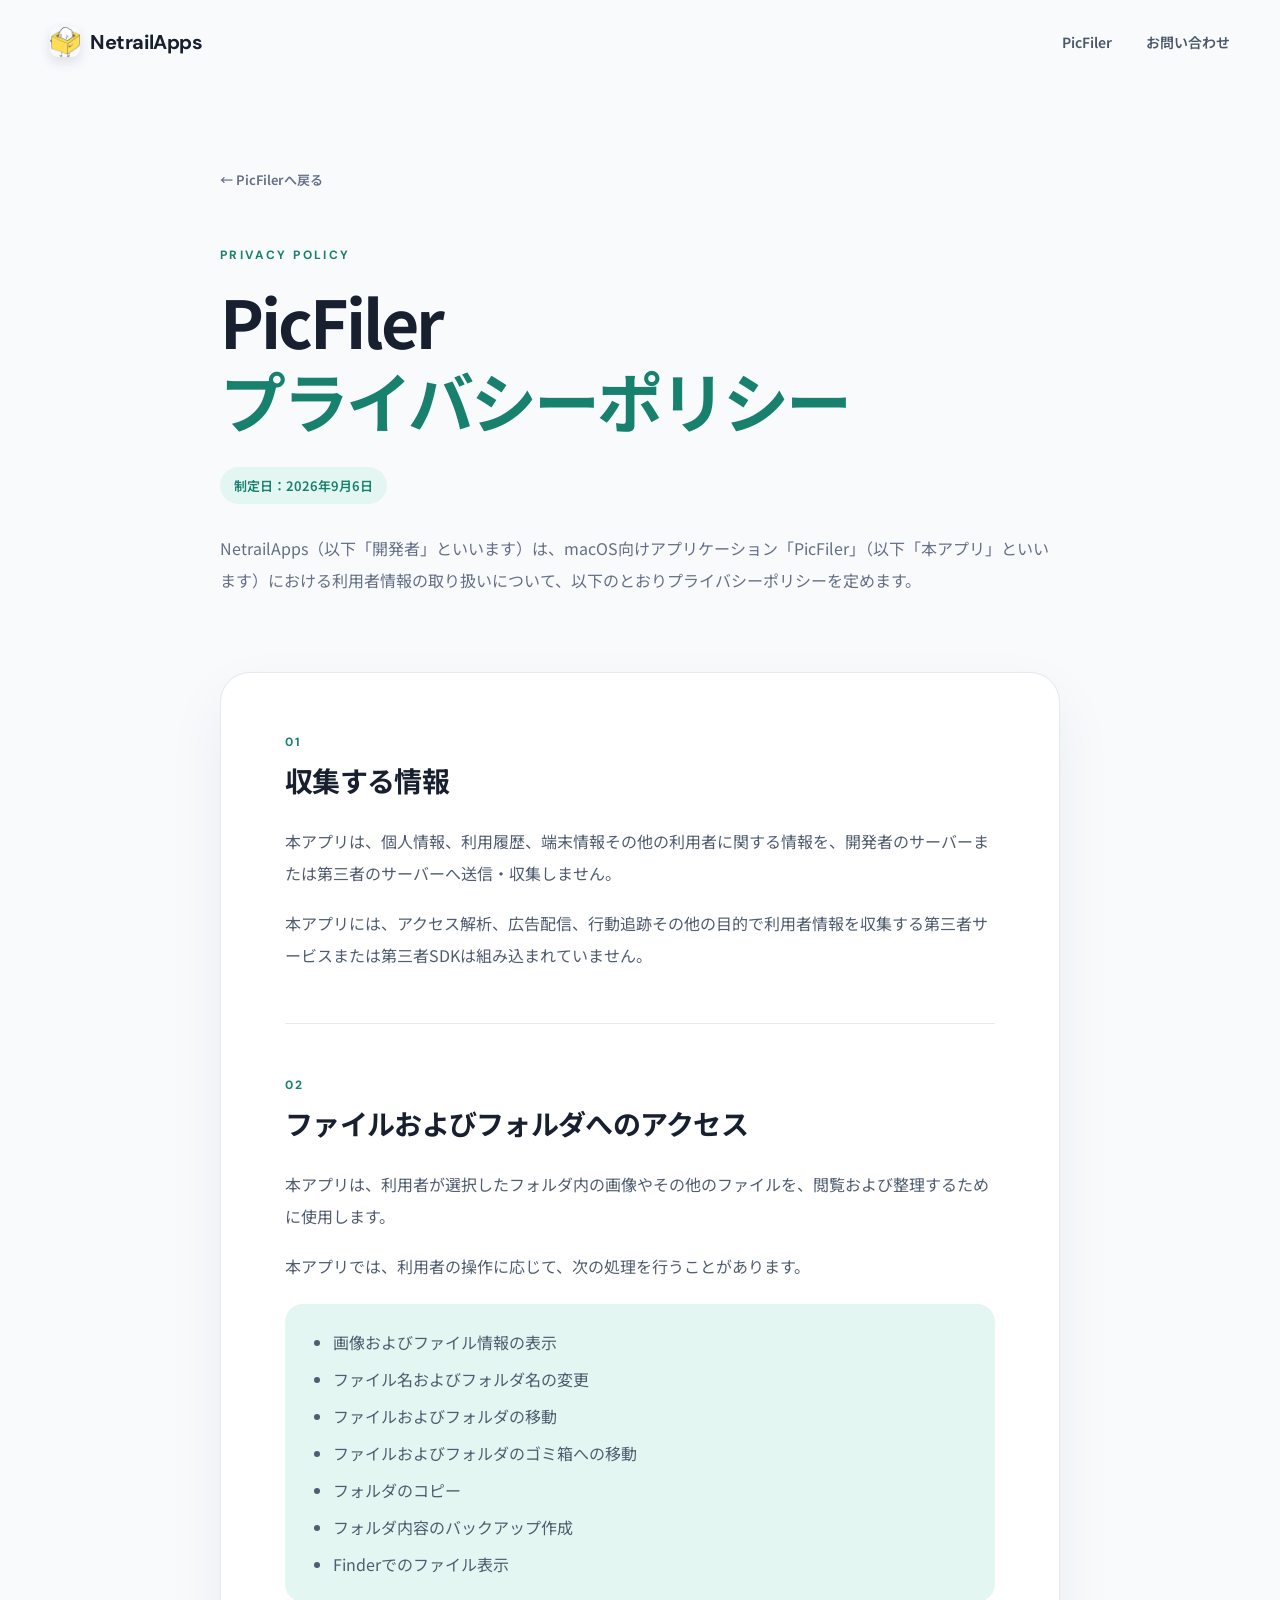
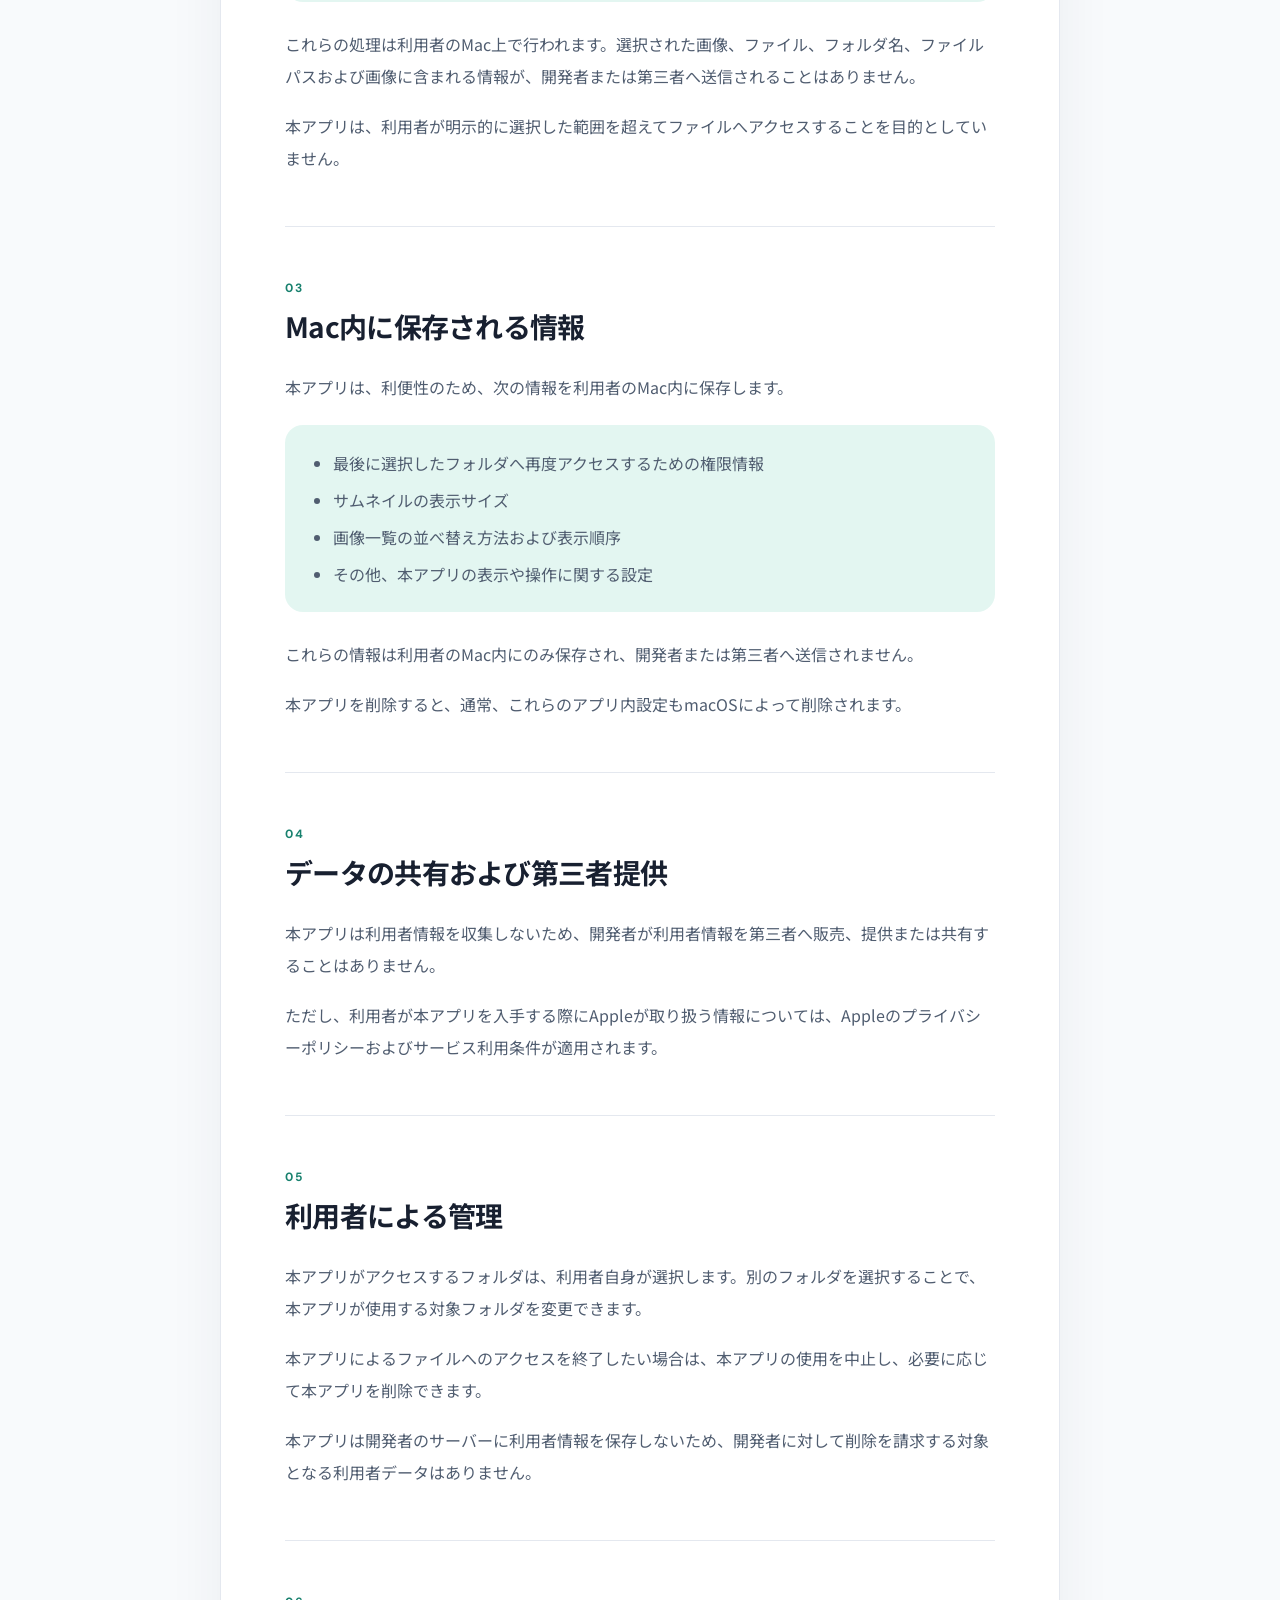
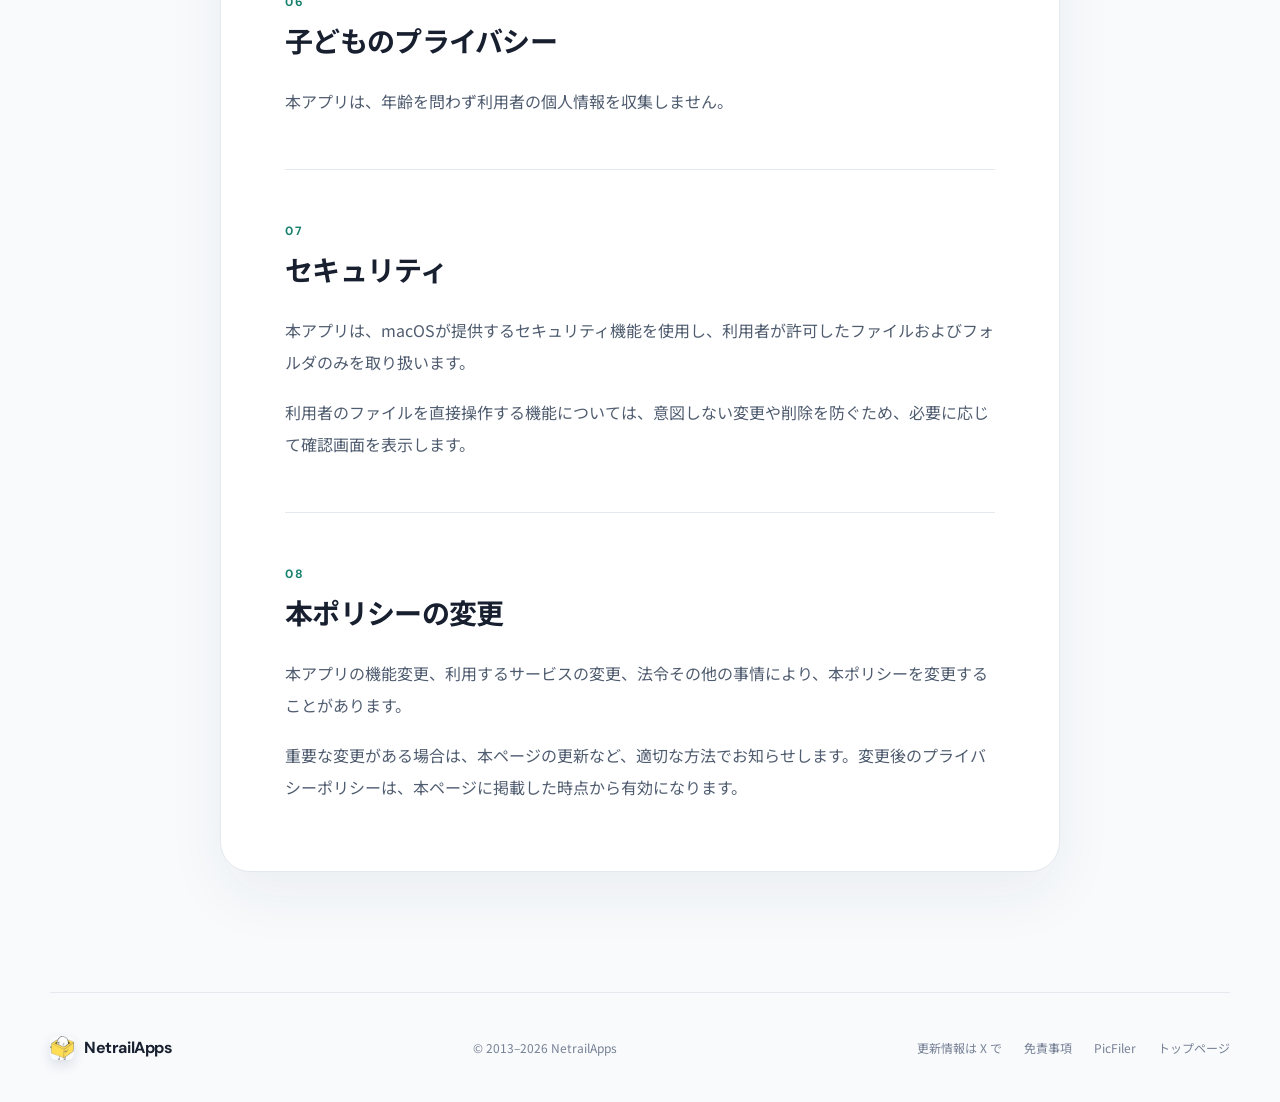
<file: picfiler/privacy/index.html>
<!doctype html>
<html lang="ja">
  <head>
    <meta charset="utf-8" />
    <meta name="viewport" content="width=device-width, initial-scale=1" />
    <meta name="description" content="macOS向けアプリケーション PicFilerのプライバシーポリシーです。" />
    <meta name="theme-color" content="#f8fafc" />
    <title>プライバシーポリシー — PicFiler</title>
    <link rel="icon" href="../../favicon.svg" type="image/svg+xml" />
    <link rel="preconnect" href="https://fonts.googleapis.com" />
    <link rel="preconnect" href="https://fonts.gstatic.com" crossorigin />
    <link href="https://fonts.googleapis.com/css2?family=DM+Sans:wght@500;600;700&family=Noto+Sans+JP:wght@400;500;600;700&display=swap" rel="stylesheet" />
    <link rel="stylesheet" href="../../css/style.css" />
  </head>
  <body class="product-page product-green policy-page">
    <header class="site-header">
      <a class="brand" href="../../" aria-label="NetrailApps トップページ">
        <img class="brand-mark" src="../../assets/netrailapps-github-icon.png" alt="" width="256" height="256" />
        <span>NetrailApps</span>
      </a>
      <nav aria-label="ページナビゲーション"><a href="../">PicFiler</a><a href="#contact">お問い合わせ</a></nav>
    </header>

    <main>
      <article class="policy-document">
        <header class="policy-heading">
          <a class="back-link" href="../">← PicFilerへ戻る</a>
          <p class="eyebrow">Privacy policy</p>
          <h1>PicFiler<br /><span>プライバシーポリシー</span></h1>
          <p class="policy-date">制定日：2026年9月6日</p>
          <p>NetrailApps（以下「開発者」といいます）は、macOS向けアプリケーション「PicFiler」（以下「本アプリ」といいます）における利用者情報の取り扱いについて、以下のとおりプライバシーポリシーを定めます。</p>
        </header>

        <div class="policy-content">
          <section>
            <h2><span>01</span>収集する情報</h2>
            <p>本アプリは、個人情報、利用履歴、端末情報その他の利用者に関する情報を、開発者のサーバーまたは第三者のサーバーへ送信・収集しません。</p>
            <p>本アプリには、アクセス解析、広告配信、行動追跡その他の目的で利用者情報を収集する第三者サービスまたは第三者SDKは組み込まれていません。</p>
          </section>

          <section>
            <h2><span>02</span>ファイルおよびフォルダへのアクセス</h2>
            <p>本アプリは、利用者が選択したフォルダ内の画像やその他のファイルを、閲覧および整理するために使用します。</p>
            <p>本アプリでは、利用者の操作に応じて、次の処理を行うことがあります。</p>
            <ul>
              <li>画像およびファイル情報の表示</li>
              <li>ファイル名およびフォルダ名の変更</li>
              <li>ファイルおよびフォルダの移動</li>
              <li>ファイルおよびフォルダのゴミ箱への移動</li>
              <li>フォルダのコピー</li>
              <li>フォルダ内容のバックアップ作成</li>
              <li>Finderでのファイル表示</li>
            </ul>
            <p>これらの処理は利用者のMac上で行われます。選択された画像、ファイル、フォルダ名、ファイルパスおよび画像に含まれる情報が、開発者または第三者へ送信されることはありません。</p>
            <p>本アプリは、利用者が明示的に選択した範囲を超えてファイルへアクセスすることを目的としていません。</p>
          </section>

          <section>
            <h2><span>03</span>Mac内に保存される情報</h2>
            <p>本アプリは、利便性のため、次の情報を利用者のMac内に保存します。</p>
            <ul>
              <li>最後に選択したフォルダへ再度アクセスするための権限情報</li>
              <li>サムネイルの表示サイズ</li>
              <li>画像一覧の並べ替え方法および表示順序</li>
              <li>その他、本アプリの表示や操作に関する設定</li>
            </ul>
            <p>これらの情報は利用者のMac内にのみ保存され、開発者または第三者へ送信されません。</p>
            <p>本アプリを削除すると、通常、これらのアプリ内設定もmacOSによって削除されます。</p>
          </section>

          <section>
            <h2><span>04</span>データの共有および第三者提供</h2>
            <p>本アプリは利用者情報を収集しないため、開発者が利用者情報を第三者へ販売、提供または共有することはありません。</p>
            <p>ただし、利用者が本アプリを入手する際にAppleが取り扱う情報については、Appleのプライバシーポリシーおよびサービス利用条件が適用されます。</p>
          </section>

          <section>
            <h2><span>05</span>利用者による管理</h2>
            <p>本アプリがアクセスするフォルダは、利用者自身が選択します。別のフォルダを選択することで、本アプリが使用する対象フォルダを変更できます。</p>
            <p>本アプリによるファイルへのアクセスを終了したい場合は、本アプリの使用を中止し、必要に応じて本アプリを削除できます。</p>
            <p>本アプリは開発者のサーバーに利用者情報を保存しないため、開発者に対して削除を請求する対象となる利用者データはありません。</p>
          </section>

          <section>
            <h2><span>06</span>子どものプライバシー</h2>
            <p>本アプリは、年齢を問わず利用者の個人情報を収集しません。</p>
          </section>

          <section>
            <h2><span>07</span>セキュリティ</h2>
            <p>本アプリは、macOSが提供するセキュリティ機能を使用し、利用者が許可したファイルおよびフォルダのみを取り扱います。</p>
            <p>利用者のファイルを直接操作する機能については、意図しない変更や削除を防ぐため、必要に応じて確認画面を表示します。</p>
          </section>

          <section>
            <h2><span>08</span>本ポリシーの変更</h2>
            <p>本アプリの機能変更、利用するサービスの変更、法令その他の事情により、本ポリシーを変更することがあります。</p>
            <p>重要な変更がある場合は、本ページの更新など、適切な方法でお知らせします。変更後のプライバシーポリシーは、本ページに掲載した時点から有効になります。</p>
          </section>
        </div>
      </article>
    </main>

    <footer>
      <a class="brand footer-brand" href="../../"><img class="brand-mark" src="../../assets/netrailapps-github-icon.png" alt="" width="256" height="256" /><span>NetrailApps</span></a>
      <p>© 2013–2026 NetrailApps</p>
      <div class="footer-links"><a href="https://x.com/NetrailApps" aria-label="NetrailAppsの更新情報をXで見る">更新情報は X で</a><a href="../disclaimer/">免責事項</a><a href="../">PicFiler</a><a href="../../">トップページ</a></div>
    </footer>
  </body>
</html>
</file>
<file: css/style.css>
:root {
  --ink: #182030;
  --muted: #647086;
  --line: #e4e8ef;
  --blue: #2777eb;
  --purple: #7255df;
  --paper: #f8fafc;
}

* { box-sizing: border-box; }
html { scroll-behavior: smooth; }
body {
  margin: 0;
  color: var(--ink);
  background: var(--paper);
  font-family: "Noto Sans JP", sans-serif;
  -webkit-font-smoothing: antialiased;
}
a { color: inherit; }

.site-header, main, footer { width: min(1180px, calc(100% - 48px)); margin-inline: auto; }
.site-header {
  height: 84px;
  display: flex;
  align-items: center;
  justify-content: space-between;
}
.brand {
  display: inline-flex;
  align-items: center;
  gap: 10px;
  text-decoration: none;
  font-family: "DM Sans", sans-serif;
  font-weight: 700;
  font-size: 20px;
  letter-spacing: -.4px;
}
.brand-mark {
  display: block;
  width: 30px;
  height: 30px;
  border-radius: 8px;
  object-fit: cover;
  box-shadow: 0 5px 12px rgba(52, 66, 96, .14);
}
nav { display: flex; gap: 34px; }
nav a { color: #4c576b; font-size: 14px; font-weight: 600; text-decoration: none; }
nav a:hover { color: var(--blue); }

.hero {
  min-height: 650px;
  display: grid;
  grid-template-columns: .95fr 1.05fr;
  align-items: center;
  padding: 56px 0 92px;
}
.eyebrow {
  margin: 0 0 18px;
  color: var(--blue);
  font-family: "DM Sans", sans-serif;
  font-size: 12px;
  font-weight: 700;
  letter-spacing: .2em;
  text-transform: uppercase;
}
h1, h2, h3 { margin-top: 0; letter-spacing: -.045em; }
h1 { margin-bottom: 24px; font-size: clamp(54px, 6vw, 82px); line-height: 1.12; }
h1 span { color: var(--blue); }
.lead { max-width: 510px; margin: 0 0 36px; color: var(--muted); font-size: 17px; line-height: 1.9; }
.primary-button, .secondary-button {
  display: inline-flex;
  align-items: center;
  gap: 20px;
  border-radius: 999px;
  font-weight: 700;
  text-decoration: none;
  transition: transform .2s ease, box-shadow .2s ease;
}
.primary-button { padding: 16px 24px; color: white; background: var(--ink); box-shadow: 0 12px 25px rgba(23, 32, 48, .16); }
.primary-button:hover, .secondary-button:hover { transform: translateY(-2px); }

.hero-art { position: relative; min-height: 490px; }
.hero-art::before {
  content: "";
  position: absolute;
  width: 410px;
  height: 410px;
  left: 50%; top: 50%;
  border-radius: 50%;
  background: radial-gradient(circle at 40% 35%, #eef6ff, #e6e4fb 70%);
  transform: translate(-50%, -50%);
  filter: drop-shadow(0 30px 40px rgba(72, 83, 142, .1));
}
.orbit { position: absolute; border: 1px solid rgba(74, 101, 174, .13); border-radius: 50%; }
.orbit-one { inset: 27px 55px 48px 55px; transform: rotate(-14deg); }
.orbit-two { inset: 65px 18px 10px 90px; transform: rotate(23deg); }
.phone {
  position: absolute;
  width: 205px;
  height: 410px;
  padding: 9px;
  border: 3px solid #172033;
  border-radius: 39px;
  background: #fff;
  box-shadow: 0 35px 55px rgba(31, 40, 80, .25);
}
.phone::before { content: ""; position: absolute; z-index: 2; top: 15px; left: 50%; width: 60px; height: 17px; border-radius: 12px; background: #172033; transform: translateX(-50%); }
.phone-back { left: 21%; top: 64px; transform: rotate(-13deg); }
.phone-front { left: 49%; top: 18px; transform: rotate(9deg); }
.phone-screen { position: relative; width: 100%; height: 100%; overflow: hidden; border-radius: 28px; background: #edf2f8; }
.landscape { background: linear-gradient(#79c8ef 0 54%, #f8c883 54%); }
.sun { position: absolute; top: 68px; right: 35px; width: 43px; height: 43px; border-radius: 50%; background: #fff3ae; box-shadow: 0 0 30px #fff3ae; }
.hill { position: absolute; width: 290px; height: 190px; border-radius: 50%; }
.hill-one { left: -105px; bottom: -55px; background: #5fa890; transform: rotate(12deg); }
.hill-two { right: -145px; bottom: -38px; background: #377c75; transform: rotate(-9deg); }
.mosaic { display: grid; grid-template-columns: 1fr 1fr; gap: 6px; padding: 6px; background: #fff; }
.mosaic i { border-radius: 11px; background: linear-gradient(145deg, #fb95ae, #f6c878); }
.mosaic i:nth-child(2) { background: linear-gradient(145deg, #70cfc6, #4c8bbf); }
.mosaic i:nth-child(3) { background: linear-gradient(145deg, #818ae4, #d6a4e6); }
.mosaic i:nth-child(4) { background: linear-gradient(145deg, #efb95a, #e67a6c); }
.spark { position: absolute; color: #ffc652; font-size: 34px; filter: drop-shadow(0 6px 8px rgba(222, 160, 36, .2)); }
.spark-one { left: 8%; top: 90px; }.spark-two { right: 5%; bottom: 80px; color: #7d69e5; font-size: 26px; }

.apps-section { padding: 105px 0 110px; border-top: 1px solid var(--line); }
.section-heading { display: flex; justify-content: space-between; align-items: end; gap: 30px; margin-bottom: 48px; }
.section-heading h2, .support-section h2 { margin-bottom: 0; font-size: clamp(34px, 4vw, 48px); }
.section-heading > p { max-width: 390px; margin: 0; color: var(--muted); line-height: 1.8; }
.app-grid { display: grid; grid-template-columns: repeat(2, 1fr); gap: 24px; }
.app-card { min-height: 305px; display: grid; grid-template-columns: 180px 1fr; align-items: center; gap: 35px; padding: 42px; border: 1px solid rgba(36, 50, 79, .05); border-radius: 28px; }
.app-card-blue { background: #edf5ff; }.app-card-purple { background: #f2effd; }
.app-card-green { background: #eaf8f3; }.app-card-orange { background: #fff4e8; }
.app-icon { display: block; width: 150px; height: 150px; border-radius: 35px; object-fit: cover; box-shadow: 0 20px 30px rgba(51, 78, 134, .19); }
.platform { margin: 0 0 7px; color: var(--blue); font-family: "DM Sans", sans-serif; font-size: 11px; font-weight: 700; letter-spacing: .12em; text-transform: uppercase; }
.app-card-purple .platform { color: var(--purple); }
.app-card-green .platform { color: #18816e; }.app-card-orange .platform { color: #c5682d; }
.placeholder-icon { display: grid; place-items: center; color: white; font-family: "DM Sans", sans-serif; font-size: 72px; font-weight: 700; }
.picfiler-icon { background: linear-gradient(145deg, #46bea3, #237e86); }
.markground-icon { background: linear-gradient(145deg, #f29a52, #d65b4c); }
.coming-soon { display: inline-block; padding: 5px 9px; border: 1px solid currentColor; border-radius: 999px; line-height: 1; }
.upcoming-card { border-style: dashed; }
.app-info h3 { margin-bottom: 12px; font-family: "DM Sans", sans-serif; font-size: 28px; }
.app-info > p:not(.platform) { margin: 0 0 23px; color: var(--muted); font-size: 14px; line-height: 1.75; }
.app-info a { font-size: 13px; font-weight: 700; text-decoration: none; }
.app-info a:hover { text-decoration: underline; }

.support-section { display: flex; align-items: center; justify-content: space-between; gap: 40px; margin-bottom: 100px; padding: 64px 70px; border-radius: 30px; color: white; background: linear-gradient(120deg, #172238, #253c63); box-shadow: 0 24px 50px rgba(24, 37, 63, .14); }
.support-section .eyebrow { color: #8abaff; }
.support-section h2 { margin-bottom: 16px; }
.support-section p:last-child { max-width: 570px; margin-bottom: 0; color: #bdc8da; line-height: 1.8; }
.secondary-button { flex: none; padding: 16px 23px; color: var(--ink); background: white; }
.secondary-button:hover { box-shadow: 0 12px 24px rgba(0,0,0,.18); }

footer { min-height: 110px; display: flex; align-items: center; justify-content: space-between; border-top: 1px solid var(--line); color: #778195; font-size: 12px; }
.footer-brand { color: var(--ink); font-size: 16px; }.footer-brand .brand-mark { width: 24px; height: 24px; border-radius: 6px; }
footer > a:last-child { text-decoration: none; } footer > a:last-child:hover { color: var(--blue); }
.footer-links { display: flex; gap: 22px; }
.footer-links a { text-decoration: none; }
.footer-links a:hover { color: var(--blue); }

/* Product pages */
.product-page { --product-color: var(--blue); --product-soft: #eaf4ff; }
.product-page.product-purple { --product-color: var(--purple); --product-soft: #f1edff; }
.product-page.product-green { --product-color: #18816e; --product-soft: #e3f6f1; }
.product-page.product-orange { --product-color: #c5682d; --product-soft: #fff0df; }
.product-page .eyebrow, .product-page h1 span { color: var(--product-color); }
.product-page .primary-button { background: var(--product-color); }
.store-note { margin: 16px 0 0; color: var(--muted); font-size: 13px; }
.product-hero {
  min-height: 610px;
  display: grid;
  grid-template-columns: 1fr .8fr;
  align-items: center;
  gap: 70px;
  padding: 75px 0 100px;
}
.product-copy { position: relative; z-index: 1; }
.back-link { display: inline-block; margin-bottom: 54px; color: var(--muted); font-size: 13px; font-weight: 600; text-decoration: none; }
.back-link:hover { color: var(--product-color); }
.product-hero h1 { font-size: clamp(48px, 5vw, 72px); }
.product-icon-wrap { position: relative; display: grid; min-height: 440px; place-items: center; }
.product-glow { position: absolute; width: 390px; height: 390px; border-radius: 50%; background: var(--product-soft); }
.product-icon { position: relative; width: min(290px, 68vw); height: auto; border-radius: 64px; box-shadow: 0 38px 70px rgba(32, 47, 82, .22); transform: rotate(4deg); }
.product-icon.placeholder-icon { aspect-ratio: 1; font-size: 140px; }
.status-pill { display: inline-flex; padding: 13px 23px; border: 1px solid var(--product-color); border-radius: 999px; color: var(--product-color); font-size: 13px; font-weight: 700; }
.preview-section { margin-bottom: 110px; padding: 72px; border: 1px dashed var(--line); border-radius: 28px; text-align: center; background: #fff; }
.preview-section h2 { margin-bottom: 18px; font-size: clamp(32px, 4vw, 44px); }
.preview-section > p:last-child { max-width: 650px; margin: 0 auto; color: var(--muted); line-height: 1.9; }
.feature-section { padding: 100px 0 110px; border-top: 1px solid var(--line); }
.feature-grid { display: grid; grid-template-columns: repeat(3, 1fr); gap: 22px; }
.feature-grid article { padding: 36px; border: 1px solid var(--line); border-radius: 24px; background: #fff; }
.feature-grid article > span { display: block; margin-bottom: 40px; color: var(--product-color); font-family: "DM Sans", sans-serif; font-size: 12px; font-weight: 700; }
.feature-grid h3 { margin-bottom: 14px; font-size: 21px; }
.feature-grid p { margin: 0; color: var(--muted); font-size: 14px; line-height: 1.8; }
.usecase-section { padding: 100px 0 110px; border-top: 1px solid var(--line); }
.usecase-grid { display: grid; grid-template-columns: repeat(3, 1fr); gap: 22px; }
.usecase-grid article { display: flex; gap: 20px; padding: 30px; border-radius: 22px; background: var(--product-soft); }
.usecase-grid article > span { display: grid; flex: 0 0 42px; width: 42px; height: 42px; place-items: center; border-radius: 13px; color: white; background: var(--product-color); font-family: "DM Sans", sans-serif; font-weight: 700; }
.usecase-grid h3 { margin-bottom: 10px; font-size: 18px; }
.usecase-grid p { margin: 0; color: var(--muted); font-size: 14px; line-height: 1.8; }
.recovery-note { margin: 24px 0 0; padding: 20px 24px; border: 1px solid color-mix(in srgb, var(--product-color) 18%, transparent); border-radius: 16px; color: var(--muted); background: white; font-size: 14px; line-height: 1.8; }
.recovery-note strong { color: var(--ink); }
.details-section { display: grid; grid-template-columns: .9fr 1.1fr; gap: 80px; align-items: start; padding: 100px 0 110px; border-top: 1px solid var(--line); }
.details-section h2 { margin-bottom: 22px; font-size: clamp(34px, 4vw, 48px); }
.details-section > div > p:last-child { margin: 0; color: var(--muted); line-height: 1.9; }
.app-details { margin: 0; border: 1px solid var(--line); border-radius: 24px; overflow: hidden; background: white; }
.app-details div { display: grid; grid-template-columns: 145px 1fr; gap: 24px; padding: 21px 26px; border-bottom: 1px solid var(--line); }
.app-details div:last-child { border-bottom: 0; }
.app-details dt { color: var(--muted); font-size: 13px; font-weight: 600; }
.app-details dd { margin: 0; font-size: 14px; font-weight: 600; }

/* Privacy policy */
.policy-document { width: min(840px, 100%); margin: 0 auto; padding: 82px 0 120px; }
.policy-heading { margin-bottom: 76px; }
.policy-heading .back-link { margin-bottom: 58px; }
.policy-heading h1 { margin-bottom: 28px; font-size: clamp(42px, 6vw, 66px); line-height: 1.2; }
.policy-heading > p:last-child { margin: 28px 0 0; color: var(--muted); font-size: 16px; line-height: 2; }
.policy-date { display: inline-flex; margin: 0; padding: 9px 14px; border-radius: 999px; color: var(--product-color); background: var(--product-soft); font-size: 13px; font-weight: 600; }
.policy-content { padding: 8px 64px 16px; border: 1px solid var(--line); border-radius: 30px; background: #fff; box-shadow: 0 24px 60px rgba(27, 46, 69, .06); }
.policy-content section { padding: 52px 0; border-bottom: 1px solid var(--line); scroll-margin-top: 24px; }
.policy-content section:last-child { border-bottom: 0; }
.policy-content h2 { margin-bottom: 24px; font-size: clamp(22px, 3vw, 28px); line-height: 1.5; letter-spacing: -.025em; }
.policy-content h2 span { display: block; margin-bottom: 8px; color: var(--product-color); font-family: "DM Sans", sans-serif; font-size: 12px; letter-spacing: .16em; }
.policy-content p, .policy-content li { color: #505d70; font-size: 16px; line-height: 2; }
.policy-content p { margin: 0 0 18px; }
.policy-content p:last-child { margin-bottom: 0; }
.policy-content ul { margin: 22px 0 26px; padding: 22px 24px 22px 48px; border-radius: 18px; background: var(--product-soft); }
.policy-content li + li { margin-top: 5px; }
.contact-details { margin: 28px 0 0; border-radius: 18px; background: var(--product-soft); }
.contact-details div { display: grid; grid-template-columns: 150px 1fr; gap: 20px; padding: 18px 22px; border-bottom: 1px solid rgba(24, 129, 110, .12); }
.contact-details div:last-child { border-bottom: 0; }
.contact-details dt { color: var(--muted); font-size: 14px; font-weight: 600; }
.contact-details dd { margin: 0; font-size: 15px; font-weight: 600; overflow-wrap: anywhere; }
.contact-details a { color: var(--product-color); }

@media (max-width: 900px) {
  .hero { grid-template-columns: 1fr; padding-top: 70px; text-align: center; }
  .hero-copy { position: relative; z-index: 3; }.lead { margin-inline: auto; }
  .hero-art { min-height: 510px; margin-top: 35px; }
  .app-grid { grid-template-columns: 1fr; }
  .app-card { grid-template-columns: 180px 1fr; }
  .product-hero { grid-template-columns: 1fr; gap: 30px; padding-top: 60px; text-align: center; }
  .product-hero .lead { margin-inline: auto; }
  .product-icon-wrap { min-height: 390px; order: -1; }
  .back-link { margin-bottom: 35px; }
  .feature-grid { grid-template-columns: 1fr; }
  .usecase-grid { grid-template-columns: 1fr; }
  .details-section { grid-template-columns: 1fr; gap: 40px; }
}
@media (max-width: 620px) {
  .site-header, main, footer { width: min(100% - 32px, 1180px); }
  .site-header { height: 72px; } nav { gap: 18px; } nav a { font-size: 13px; }
  .hero { min-height: auto; padding: 56px 0 68px; }
  h1 { font-size: 50px; }.lead { font-size: 15px; }
  .hero-art { min-height: 390px; transform: scale(.85); margin: 0 -30px -40px; }
  .phone { width: 170px; height: 340px; border-radius: 33px; }
  .phone-screen { border-radius: 23px; }.phone-back { left: 12%; }.phone-front { left: 47%; }
  .hero-art::before { width: 340px; height: 340px; }
  .apps-section { padding: 78px 0; }.section-heading { display: block; }.section-heading > p { margin-top: 18px; }
  .app-card { grid-template-columns: 1fr; gap: 28px; padding: 34px 28px; text-align: center; }
  .app-icon { width: 130px; height: 130px; margin-inline: auto; border-radius: 30px; }
  .support-section { align-items: flex-start; flex-direction: column; margin-bottom: 70px; padding: 45px 30px; }
  .product-hero { padding: 35px 0 75px; }
  .product-icon-wrap { min-height: 310px; }
  .product-glow { width: 290px; height: 290px; }
  .product-icon { width: 210px; border-radius: 47px; }
  .product-icon.placeholder-icon { font-size: 100px; }
  .product-hero h1 { font-size: 43px; }
  .preview-section { margin-bottom: 80px; padding: 48px 25px; }
  .feature-section { padding: 75px 0 80px; }
  .usecase-section, .details-section { padding: 75px 0 80px; }
  .feature-grid article { padding: 30px; }
  .usecase-grid article { padding: 26px; }
  .app-details div { grid-template-columns: 1fr; gap: 6px; }
  .policy-document { padding: 48px 0 80px; }
  .policy-heading { margin-bottom: 48px; }
  .policy-heading .back-link { margin-bottom: 38px; }
  .policy-heading h1 { font-size: 39px; }
  .policy-content { padding: 0 24px; border-radius: 22px; }
  .policy-content section { padding: 40px 0; }
  .policy-content p, .policy-content li { font-size: 15px; line-height: 1.9; }
  .policy-content ul { padding: 19px 18px 19px 40px; }
  .contact-details div { grid-template-columns: 1fr; gap: 5px; }
  .footer-links { gap: 14px; }
  footer { flex-wrap: wrap; gap: 16px; padding: 28px 0; }
}
@media (prefers-reduced-motion: reduce) { html { scroll-behavior: auto; } * { transition: none !important; } }
</file>
